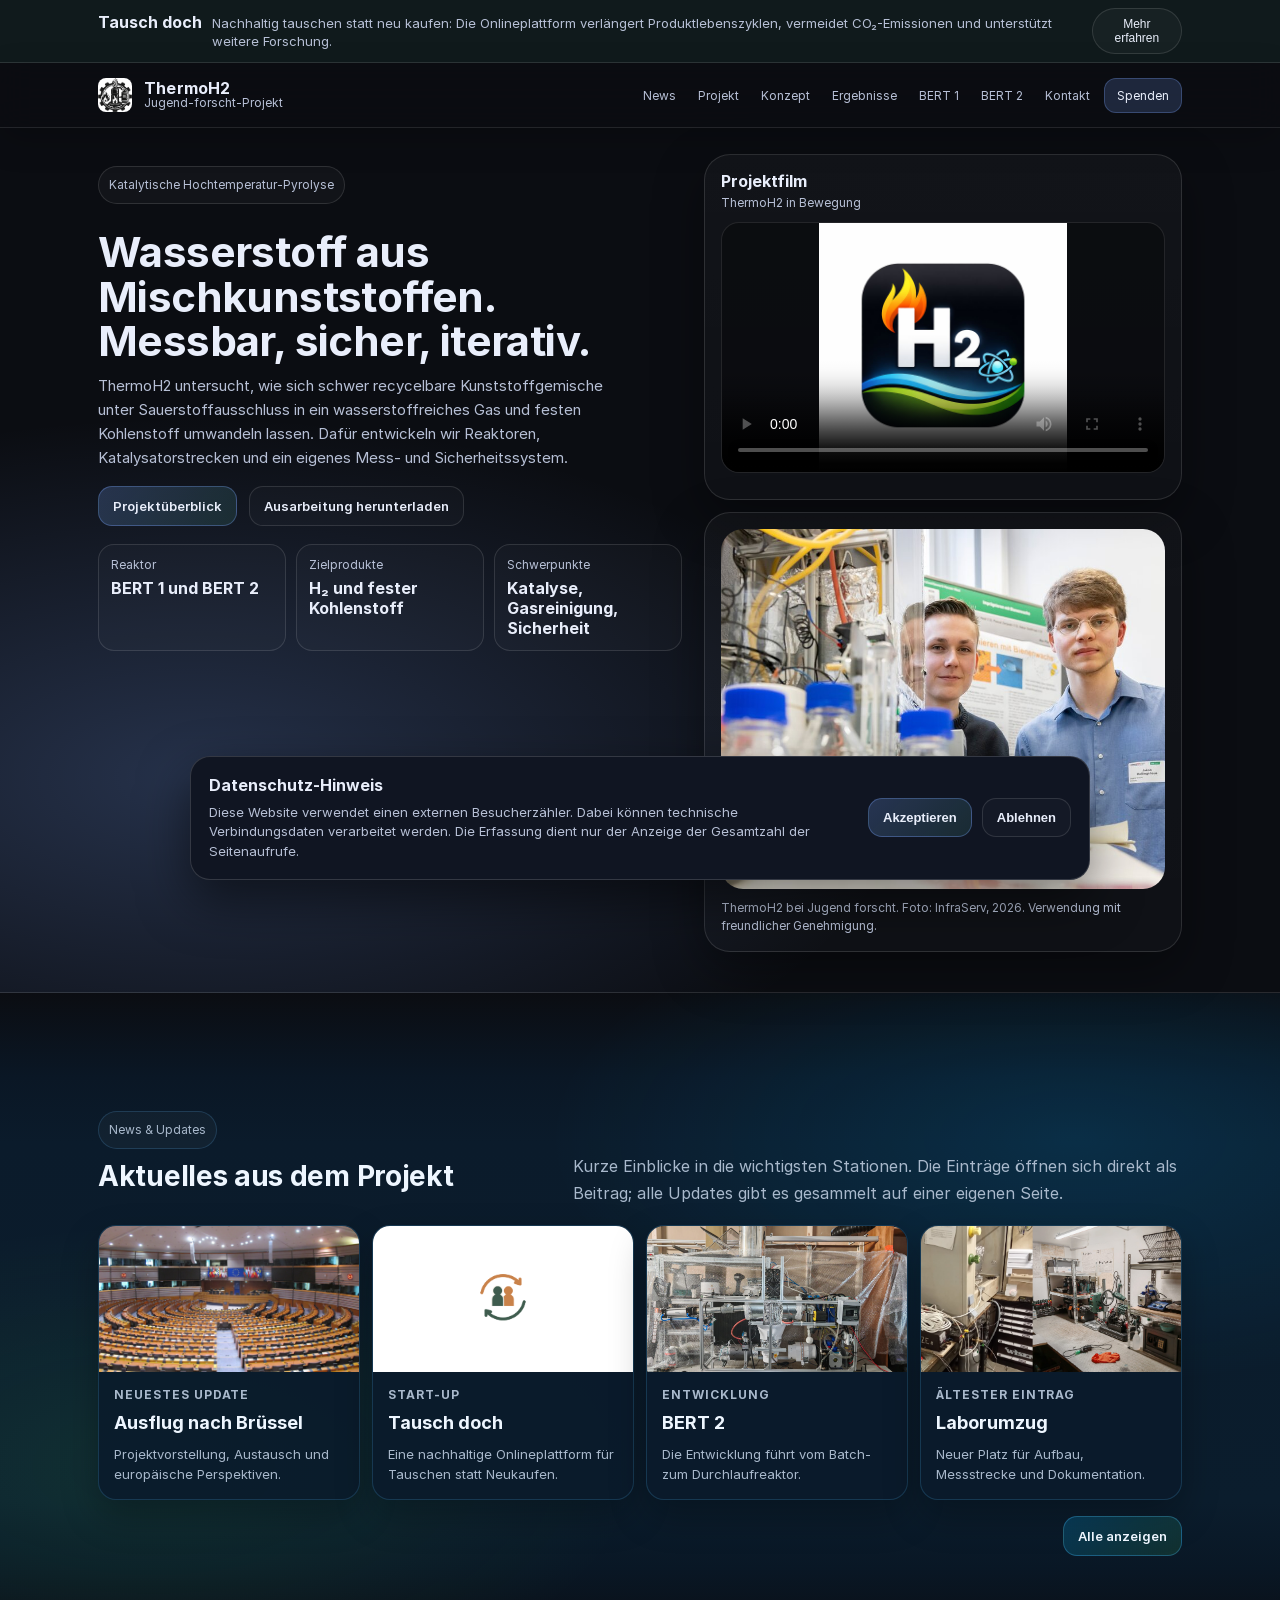
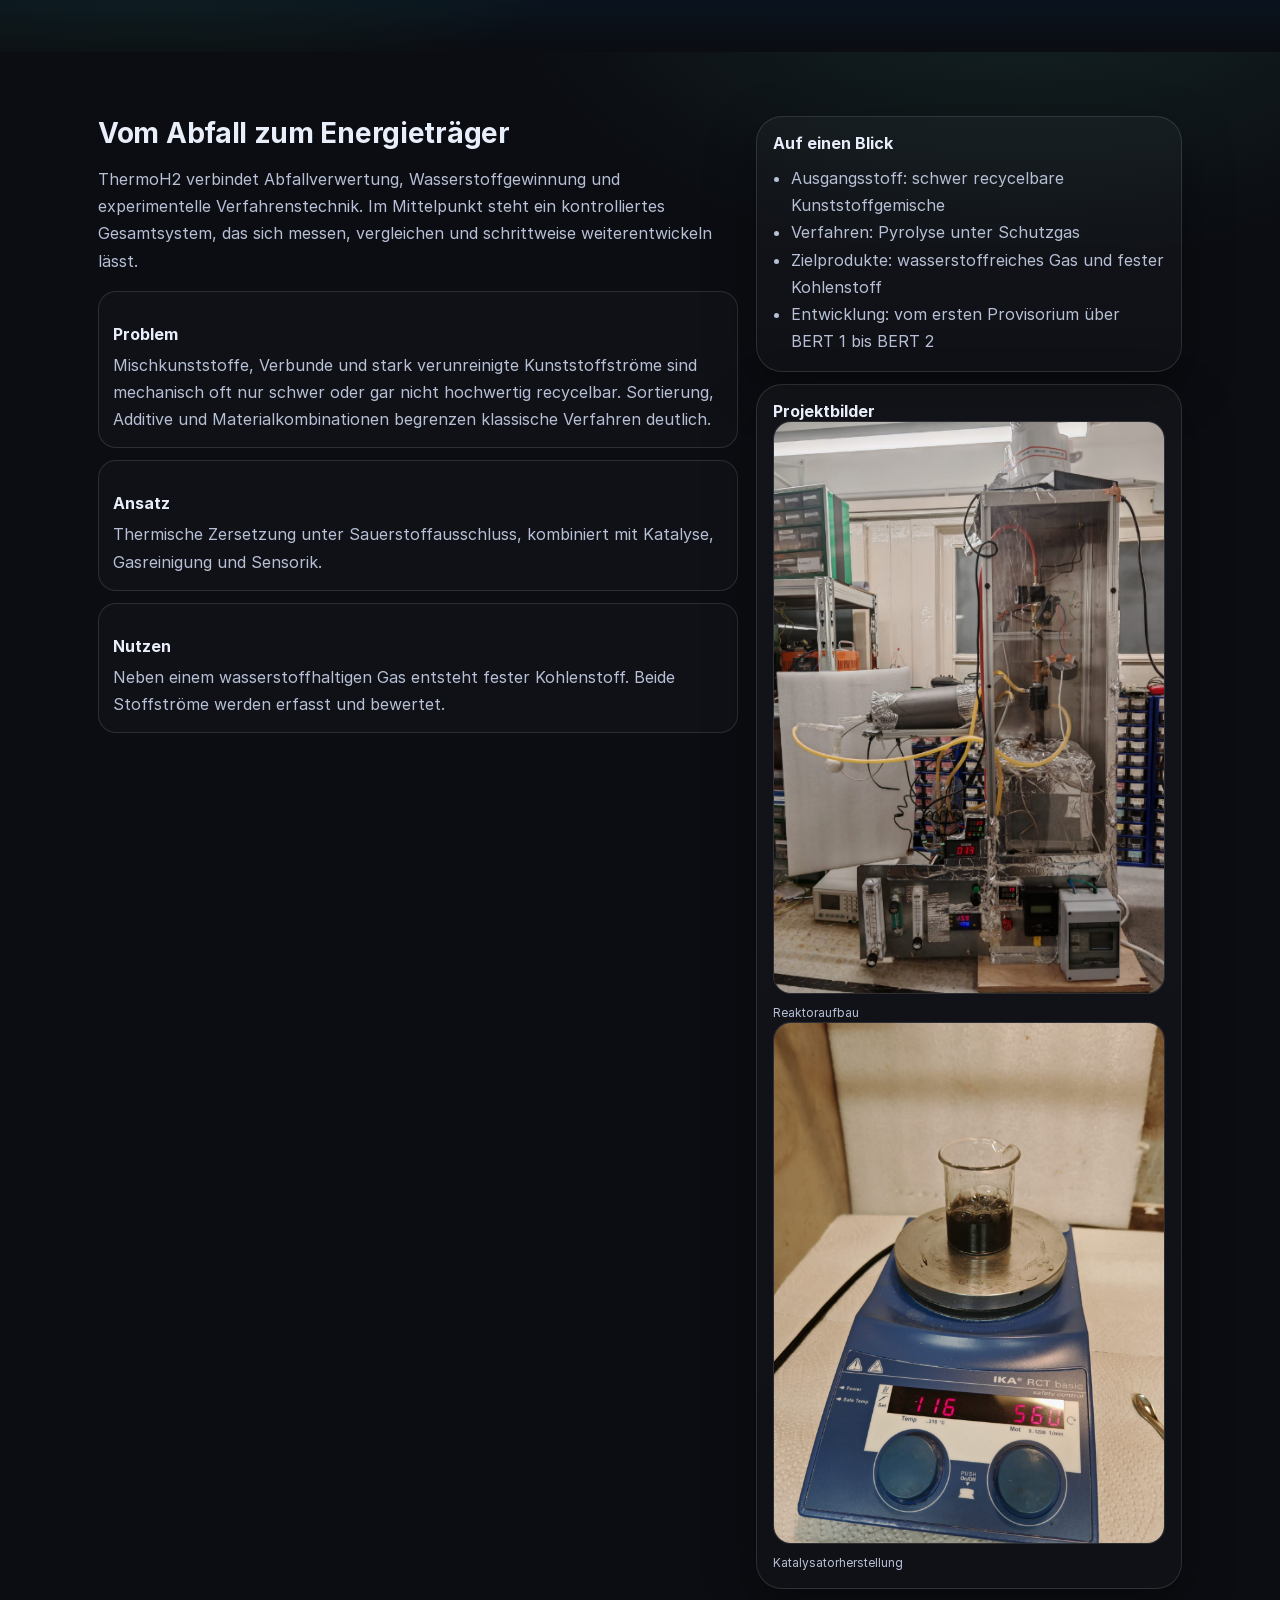
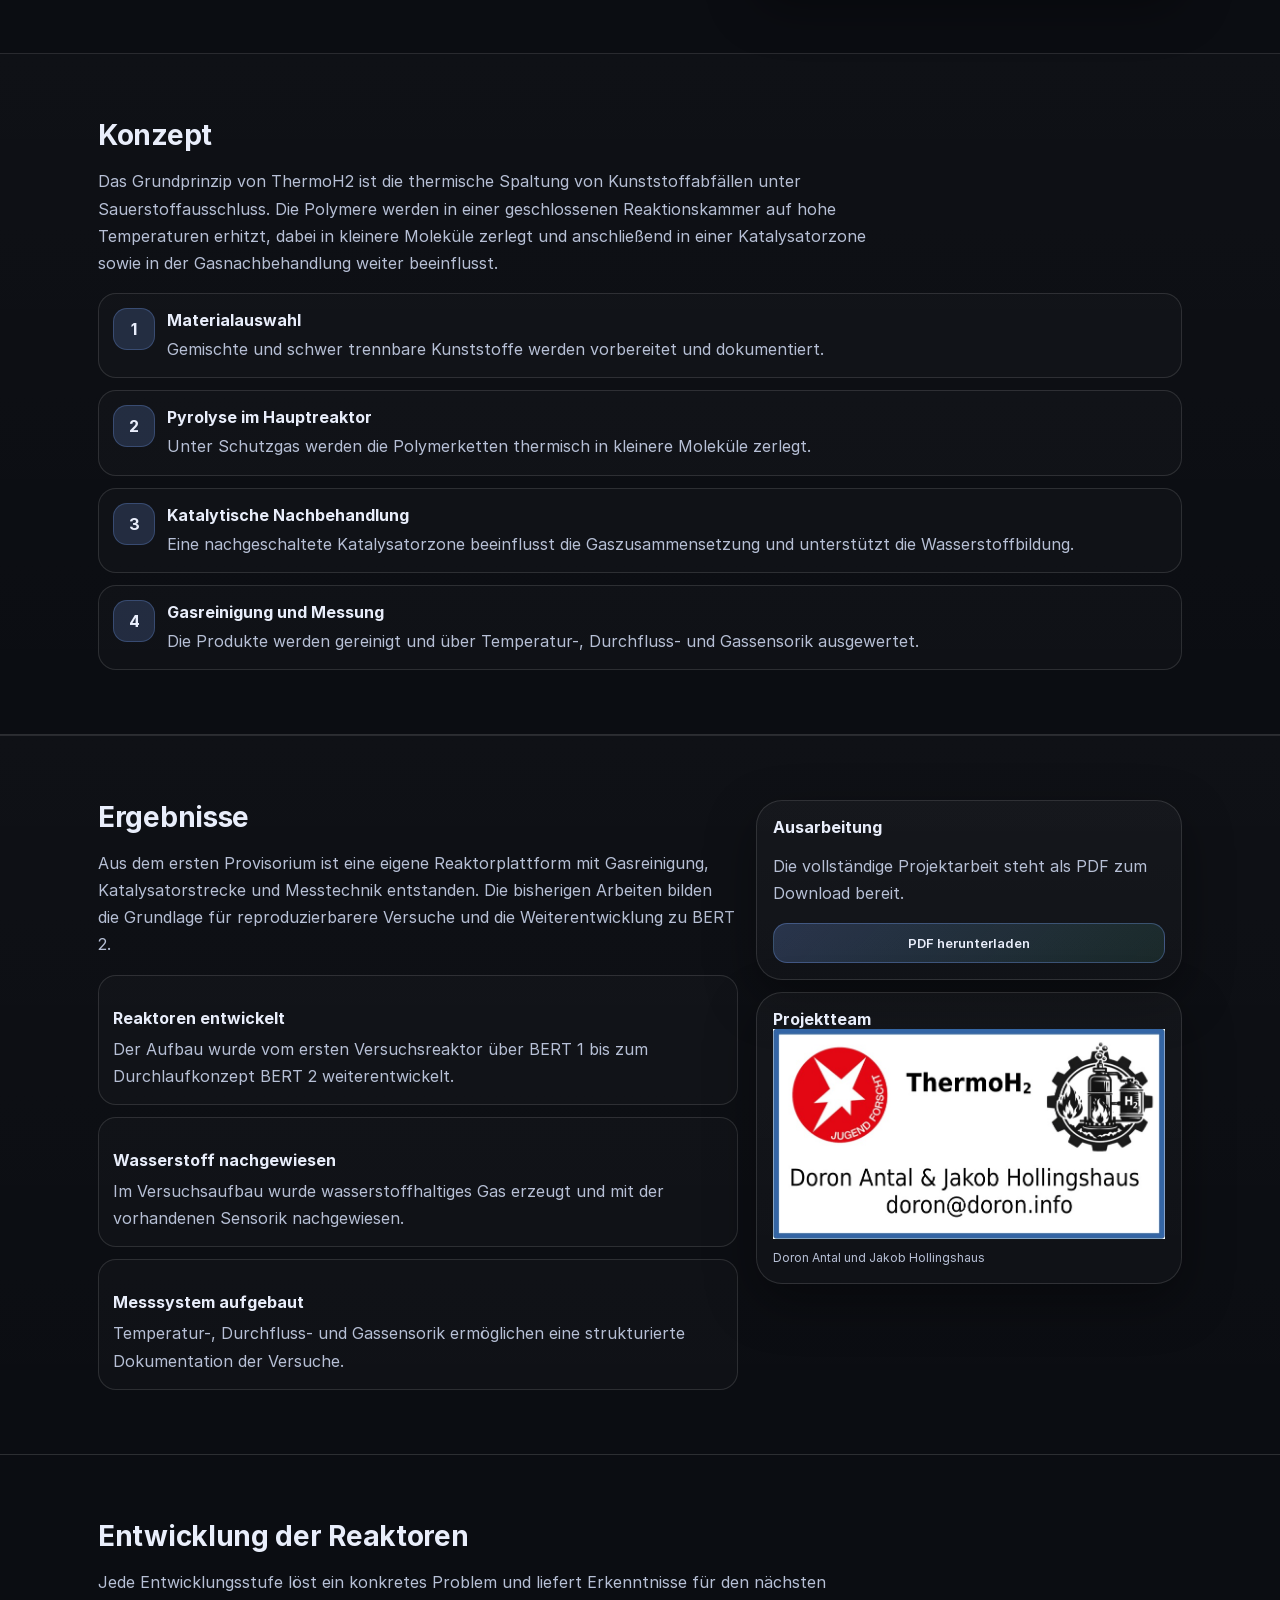
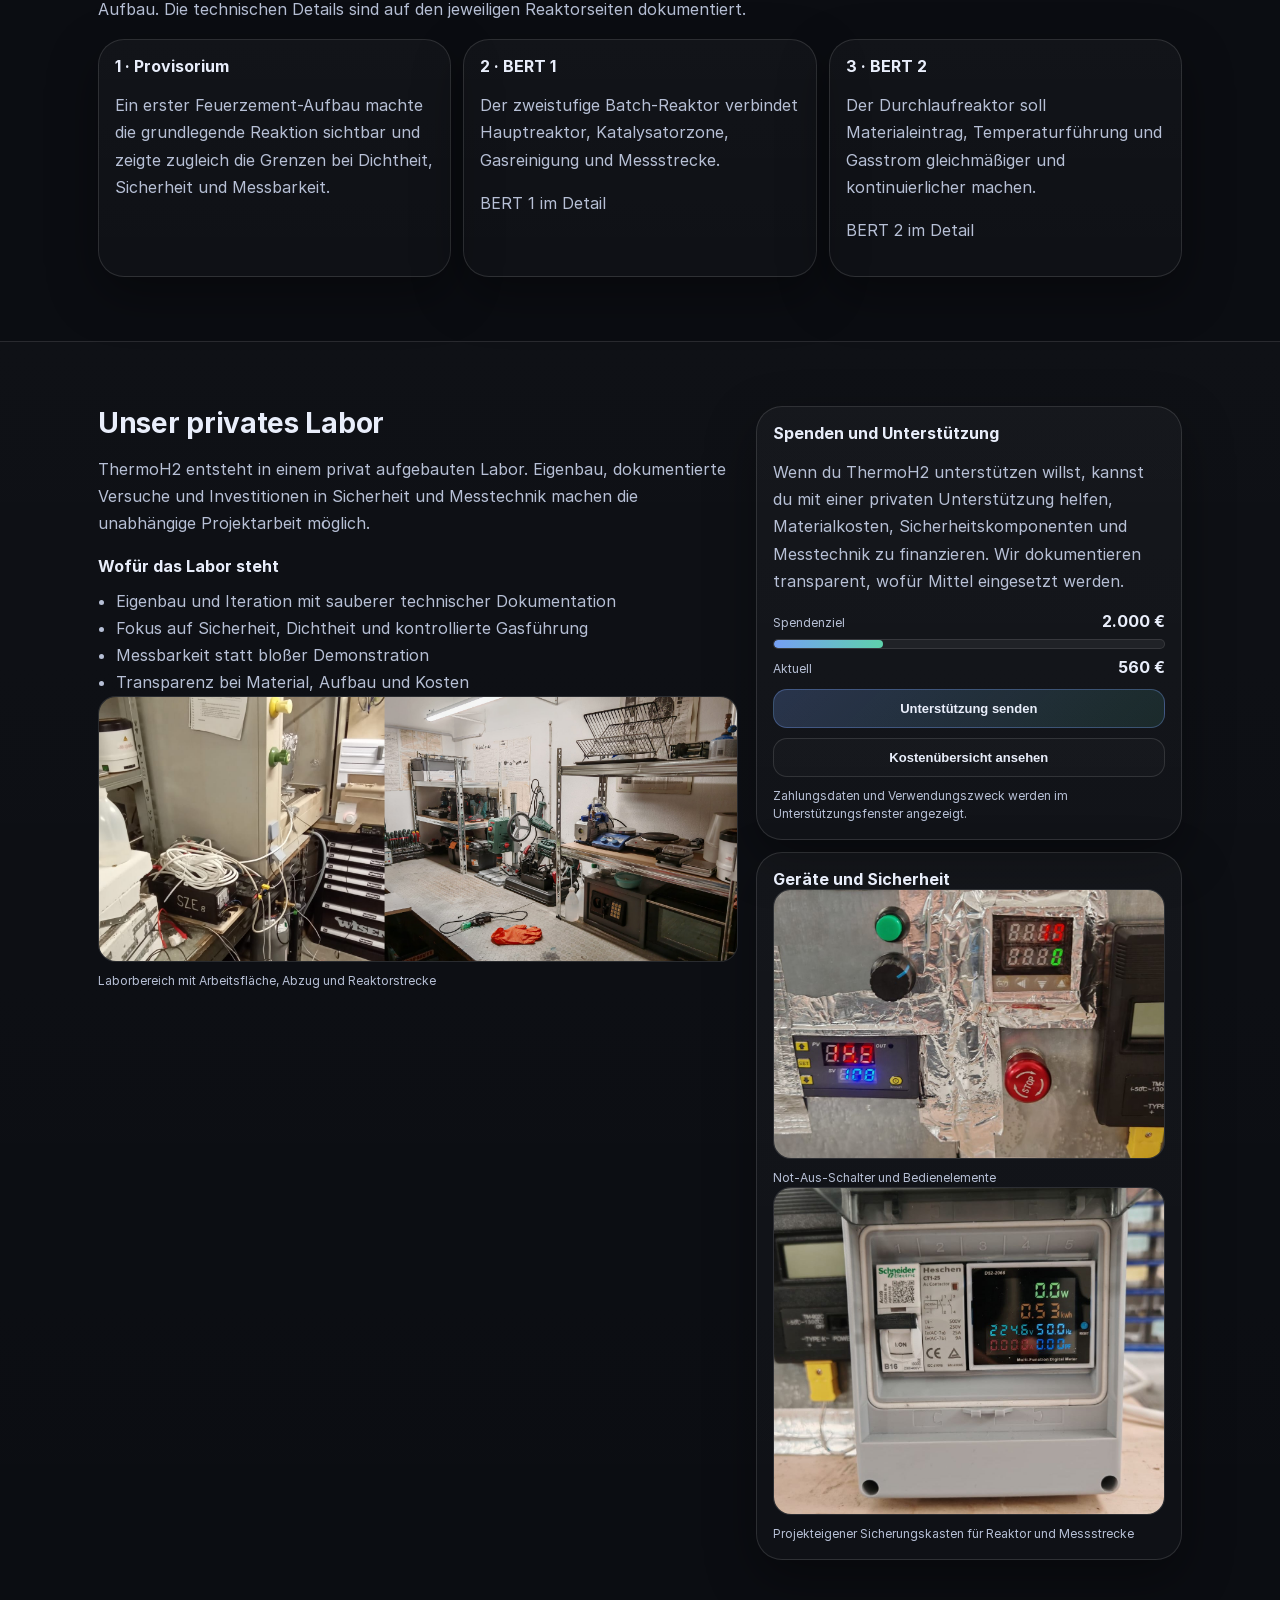
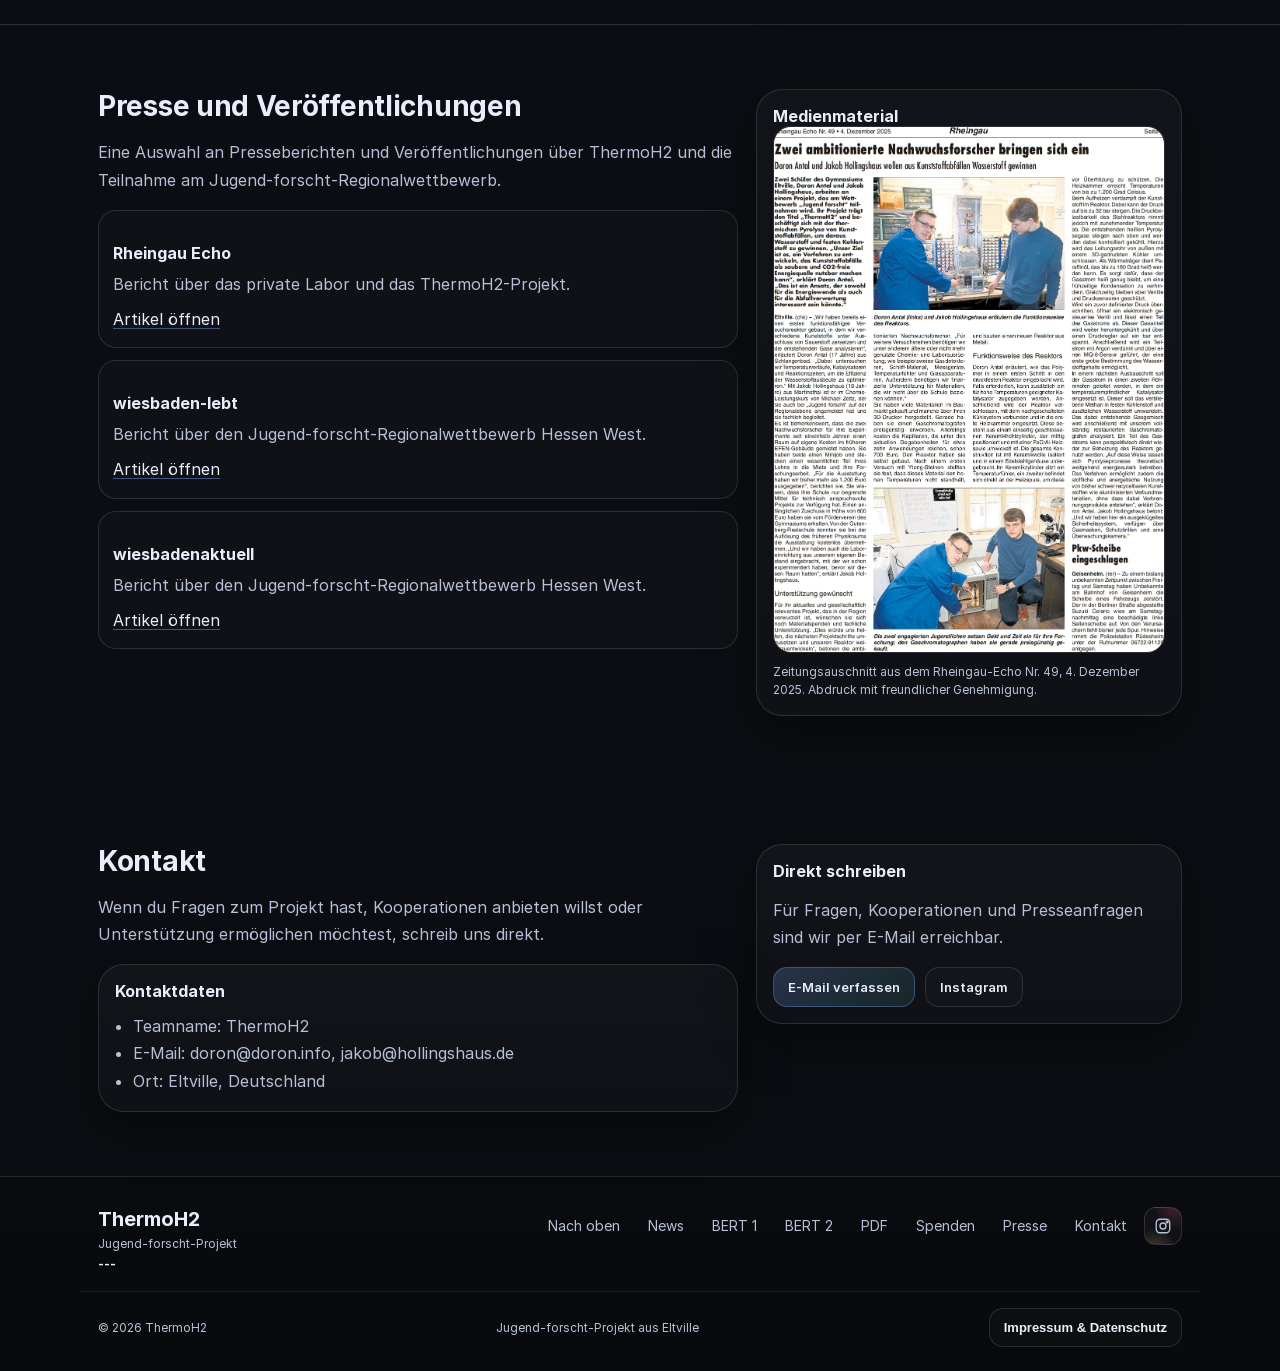
<file: index.html>
<!doctype html>
<html lang="de">
  <head>
    <meta charset="utf-8" />
    <meta name="viewport" content="width=device-width, initial-scale=1" />
    <title>ThermoH2 | Jugend forscht</title>
    <meta name="description" content="ThermoH2: Katalytische Hochtemperatur-Pyrolyse gemischter Kunststoffe zur Erzeugung von Wasserstoff und festem Kohlenstoff. Projektüberblick, Ergebnisse, Reaktoren, Presse und Kontakt." />
    <link rel="stylesheet" href="style.css" />
    <link rel="icon" type="image/png" href="assets/favicon.png" />
  </head>

  <body>
    <div id="cookieBanner" class="cookie-banner">
      <div class="cookie-content">
        <div>
          <strong>Datenschutz-Hinweis</strong>
          <p>
           Diese Website verwendet einen externen Besucherzähler. Dabei können technische Verbindungsdaten verarbeitet werden.
            Die Erfassung dient nur der Anzeige der Gesamtzahl der Seitenaufrufe.
          </p>
        </div>

        <div class="cookie-buttons">
          <button id="acceptCounter" class="button primary" type="button">
           Akzeptieren
          </button>
          <button id="declineCounter" class="button ghost" type="button">
           Ablehnen
          </button>
        </div>
      </div>
    </div>
    <a class="skip" href="#main">Zum Inhalt</a>

    <section class="top-campaign" aria-label="Tausch doch">
      <div class="container top-campaign-inner">
        <div>
          <strong>Tausch doch</strong>
          <span>Nachhaltig tauschen statt neu kaufen: Die Onlineplattform verlängert Produktlebenszyklen, vermeidet CO₂-Emissionen und unterstützt weitere Forschung.</span>
        </div>
        <button class="chip" type="button" data-news-open="tauschdoch">Mehr erfahren</button>
      </div>
    </section>

    <div class="site-nav-sticky" id="top">
      <div class="container nav">
        <a class="brand" href="#top" aria-label="ThermoH2 Start">
          <img src="assets/TH2.png" alt="ThermoH2 Logo" class="brand-logo" />
          <span class="brand-text">
            <span class="brand-name">ThermoH2</span>
            <span class="brand-sub">Jugend-forscht-Projekt</span>
          </span>
        </a>

        <button class="nav-toggle" type="button" aria-label="Menü öffnen" aria-expanded="false" aria-controls="navlinks">
          <span class="nav-toggle-line"></span>
          <span class="nav-toggle-line"></span>
          <span class="nav-toggle-line"></span>
        </button>

        <nav class="nav-shell" aria-label="Hauptnavigation">
          <div class="navlinks nav-main" id="navlinks">
            <a href="#news">News</a>
            <a href="#projekt">Projekt</a>
            <a href="#konzept">Konzept</a>
            <a href="#ergebnisse">Ergebnisse</a>
            <a href="bert1.html">BERT 1</a>
            <a href="bert2.html">BERT 2</a>
            <a href="#kontakt">Kontakt</a>
            <a class="cta" href="#spenden">Spenden</a>
          </div>
        </nav>
      </div>
    </div>

    <header class="site-header">
      <div class="container hero">
        <div class="hero-left">
          <p class="kicker">Katalytische Hochtemperatur-Pyrolyse</p>
          <h1>Wasserstoff aus Mischkunststoffen. Messbar, sicher, iterativ.</h1>
          <p class="lead">
            ThermoH2 untersucht, wie sich schwer recycelbare Kunststoffgemische unter Sauerstoffausschluss in ein wasserstoffreiches Gas und festen Kohlenstoff umwandeln lassen. Dafür entwickeln wir Reaktoren, Katalysatorstrecken und ein eigenes Mess- und Sicherheitssystem.
          </p>

          <div class="hero-actions">
            <a class="button primary" href="#konzept">Projektüberblick</a>
            <a class="button ghost" href="#download">Ausarbeitung herunterladen</a>
          </div>

          <div class="hero-facts" role="list">
            <div class="fact" role="listitem">
              <div class="fact-top">Reaktor</div>
              <div class="fact-bottom">BERT 1 und BERT 2</div>
            </div>
            <div class="fact" role="listitem">
              <div class="fact-top">Zielprodukte</div>
              <div class="fact-bottom">H₂ und fester Kohlenstoff</div>
            </div>
            <div class="fact" role="listitem">
              <div class="fact-top">Schwerpunkte</div>
              <div class="fact-bottom">Katalyse, Gasreinigung, Sicherheit</div>
            </div>
          </div>
        </div>

        <div class="hero-right">
          <div class="card media-card">
            <div class="card-head">
              <div>
                <div class="card-title">Projektfilm</div>
                <div class="card-sub">ThermoH2 in Bewegung</div>
              </div>
            </div>

            <div class="video-wrap" data-mode="file" id="videoWrap">
              <video class="video" controls preload="metadata" poster="assets/hero-poster.jpg">
                <source src="assets/thermoh2.mp4" type="video/mp4" />
                Dein Browser unterstützt das Video-Tag nicht.
              </video>
            </div>

            <div class="hint">
              
            </div>
          </div>

          <div class="card image-card">
            <figure>
              <img src="assets/jufo.jpg" alt="ThermoH2 bei Jugend forscht" class="hero-image zoomable" />
              <figcaption class="hint">ThermoH2 bei Jugend forscht. Foto: InfraServ, 2026. Verwendung mit freundlicher Genehmigung.</figcaption>
            </figure>
          </div>
        </div>
      </div>
    </header>

    <main id="main">
      <section class="section news-section" id="news" aria-labelledby="newsTitle">
        <div class="container">
          <div class="news-head">
            <div>
              <p class="kicker">News &amp; Updates</p>
              <h2 id="newsTitle">Aktuelles aus dem Projekt</h2>
            </div>
            <p class="section-lead">
              Kurze Einblicke in die wichtigsten Stationen. Die Einträge öffnen sich direkt als Beitrag; alle Updates gibt es gesammelt auf einer eigenen Seite.
            </p>
          </div>

          <div class="news-preview-row" aria-label="Aktuelle News">
            <button class="news-preview-card" type="button" data-news-open="bruessel">
              <img src="assets/Brüssel.JPG" alt="ThermoH2 beim Ausflug nach Brüssel" data-fallback-image>
              <span class="news-preview-body">
                <span class="news-label">Neuestes Update</span>
                <strong>Ausflug nach Brüssel</strong>
                <span>Projektvorstellung, Austausch und europäische Perspektiven.</span>
              </span>
            </button>
            <button class="news-preview-card" type="button" data-news-open="tauschdoch">
              <img src="assets/tausch_doch_logo.png" alt="Logo des Start-ups Tausch doch" class="news-preview-logo" data-fallback-image>
              <span class="news-preview-body">
                <span class="news-label">Start-up</span>
                <strong>Tausch doch</strong>
                <span>Eine nachhaltige Onlineplattform für Tauschen statt Neukaufen.</span>
              </span>
            </button>
            <button class="news-preview-card" type="button" data-news-open="bert2">
              <img src="assets/Bert2.jpg" alt="BERT 2 Reaktor" data-fallback-image>
              <span class="news-preview-body">
                <span class="news-label">Entwicklung</span>
                <strong>BERT 2</strong>
                <span>Die Entwicklung führt vom Batch- zum Durchlaufreaktor.</span>
              </span>
            </button>
            <button class="news-preview-card" type="button" data-news-open="laborumzug">
              <img src="assets/Labor.png" alt="Laborbereich von ThermoH2" data-fallback-image>
              <span class="news-preview-body">
                <span class="news-label">Ältester Eintrag</span>
                <strong>Laborumzug</strong>
                <span>Neuer Platz für Aufbau, Messstrecke und Dokumentation.</span>
              </span>
            </button>
          </div>

          <div class="news-actions">
            <a class="button primary" href="news.html">Alle anzeigen</a>
          </div>
        </div>
      </section>

      <section class="section" id="projekt">
        <div class="container grid2">
          <div>
            <h2>Vom Abfall zum Energieträger</h2>
            <p>
              ThermoH2 verbindet Abfallverwertung, Wasserstoffgewinnung und experimentelle Verfahrenstechnik. Im Mittelpunkt steht ein kontrolliertes Gesamtsystem, das sich messen, vergleichen und schrittweise weiterentwickeln lässt.
            </p>

            <div class="cards">
              <div class="mini-card">
                <h3>Problem</h3>
                <p>Mischkunststoffe, Verbunde und stark verunreinigte Kunststoffströme sind mechanisch oft nur schwer oder gar nicht hochwertig recycelbar. Sortierung, Additive und Materialkombinationen begrenzen klassische Verfahren deutlich.</p>
              </div>
              <div class="mini-card">
                <h3>Ansatz</h3>
                <p>Thermische Zersetzung unter Sauerstoffausschluss, kombiniert mit Katalyse, Gasreinigung und Sensorik.</p>
              </div>
              <div class="mini-card">
                <h3>Nutzen</h3>
                <p>Neben einem wasserstoffhaltigen Gas entsteht fester Kohlenstoff. Beide Stoffströme werden erfasst und bewertet.</p>
              </div>
            </div>
          </div>

          <aside class="sidebar">
            <div class="card">
              <div class="card-title">Auf einen Blick</div>
              <ul class="list">
                <li>Ausgangsstoff: schwer recycelbare Kunststoffgemische</li>
                <li>Verfahren: Pyrolyse unter Schutzgas</li>
                <li>Zielprodukte: wasserstoffreiches Gas und fester Kohlenstoff</li>
                <li>Entwicklung: vom ersten Provisorium über BERT 1 bis BERT 2</li>
              </ul>
            </div>

            <div class="card">
              <div class="card-title">Projektbilder</div>
              <figure>
                <img src="assets/Aufbau.png" alt="Reaktoraufbau" class="content-image small zoomable">
                <figcaption>Reaktoraufbau</figcaption>
              </figure>
              <figure>
                <img src="assets/Katalysator.jpg" alt="Katalysatorherstellung" class="content-image small zoomable">
                <figcaption>Katalysatorherstellung</figcaption>
              </figure>
            </div>
          </aside>
        </div>
      </section>

      <section class="section alt" id="konzept">
        <div class="container">
          <h2>Konzept</h2>
          <p class="section-lead">
            Das Grundprinzip von ThermoH2 ist die thermische Spaltung von Kunststoffabfällen unter Sauerstoffausschluss. Die Polymere werden in einer geschlossenen Reaktionskammer auf hohe Temperaturen erhitzt, dabei in kleinere Moleküle zerlegt und anschließend in einer Katalysatorzone sowie in der Gasnachbehandlung weiter beeinflusst.
          </p>

          <div class="flow">
            <div class="flow-step">
              <div class="flow-num">1</div>
              <div class="flow-body">
                <h3>Materialauswahl</h3>
                <p>Gemischte und schwer trennbare Kunststoffe werden vorbereitet und dokumentiert.</p>
              </div>
            </div>

            <div class="flow-step">
              <div class="flow-num">2</div>
              <div class="flow-body">
                <h3>Pyrolyse im Hauptreaktor</h3>
                <p>Unter Schutzgas werden die Polymerketten thermisch in kleinere Moleküle zerlegt.</p>
              </div>
            </div>

            <div class="flow-step">
              <div class="flow-num">3</div>
              <div class="flow-body">
                <h3>Katalytische Nachbehandlung</h3>
                <p>Eine nachgeschaltete Katalysatorzone beeinflusst die Gaszusammensetzung und unterstützt die Wasserstoffbildung.</p>
              </div>
            </div>

            <div class="flow-step">
              <div class="flow-num">4</div>
              <div class="flow-body">
                <h3>Gasreinigung und Messung</h3>
                <p>Die Produkte werden gereinigt und über Temperatur-, Durchfluss- und Gassensorik ausgewertet.</p>
              </div>
            </div>
          </div>

        </div>
      </section>

      <section class="section alt" id="ergebnisse">
        <div class="container grid2">
          <div>
            <h2>Ergebnisse</h2>
            <p>
              Aus dem ersten Provisorium ist eine eigene Reaktorplattform mit Gasreinigung, Katalysatorstrecke und Messtechnik entstanden. Die bisherigen Arbeiten bilden die Grundlage für reproduzierbarere Versuche und die Weiterentwicklung zu BERT 2.
            </p>

            <div class="cards">
              <div class="mini-card">
                <h3>Reaktoren entwickelt</h3>
                <p>Der Aufbau wurde vom ersten Versuchsreaktor über BERT 1 bis zum Durchlaufkonzept BERT 2 weiterentwickelt.</p>
              </div>
              <div class="mini-card">
                <h3>Wasserstoff nachgewiesen</h3>
                <p>Im Versuchsaufbau wurde wasserstoffhaltiges Gas erzeugt und mit der vorhandenen Sensorik nachgewiesen.</p>
              </div>
              <div class="mini-card">
                <h3>Messsystem aufgebaut</h3>
                <p>Temperatur-, Durchfluss- und Gassensorik ermöglichen eine strukturierte Dokumentation der Versuche.</p>
              </div>
            </div>
          </div>

          <aside class="sidebar">
            <div class="card" id="download">
              <div class="card-title">Ausarbeitung</div>
              <p>Die vollständige Projektarbeit steht als PDF zum Download bereit.</p>
              <a class="button primary full" href="assets/ThermoH2_Ausarbeitung.pdf" download>PDF herunterladen</a>
            </div>

            <div class="card">
              <div class="card-title">Projektteam</div>
              <figure>
                <img src="assets/Visite.jpeg" alt="ThermoH2-Teamkarte von Doron Antal und Jakob Hollingshaus" class="zoomable">
                <figcaption>Doron Antal und Jakob Hollingshaus</figcaption>
              </figure>
            </div>
          </aside>
        </div>
      </section>

      <section class="section" id="weiterentwicklung">
        <div class="container">
          <h2>Entwicklung der Reaktoren</h2>
          <p class="section-lead">
            Jede Entwicklungsstufe löst ein konkretes Problem und liefert Erkenntnisse für den nächsten Aufbau. Die technischen Details sind auf den jeweiligen Reaktorseiten dokumentiert.
          </p>

          <div class="cards cols3">
            <div class="card">
              <div class="card-title">1 · Provisorium</div>
              <p>Ein erster Feuerzement-Aufbau machte die grundlegende Reaktion sichtbar und zeigte zugleich die Grenzen bei Dichtheit, Sicherheit und Messbarkeit.</p>
            </div>
            <div class="card">
              <div class="card-title">2 · BERT 1</div>
              <p>Der zweistufige Batch-Reaktor verbindet Hauptreaktor, Katalysatorzone, Gasreinigung und Messstrecke.</p>
              <p><a href="bert1.html">BERT 1 im Detail</a></p>
            </div>
            <div class="card">
              <div class="card-title">3 · BERT 2</div>
              <p>Der Durchlaufreaktor soll Materialeintrag, Temperaturführung und Gasstrom gleichmäßiger und kontinuierlicher machen.</p>
              <p><a href="bert2.html">BERT 2 im Detail</a></p>
            </div>
          </div>
        </div>
      </section>

      <section class="section alt" id="labor">
        <div class="container grid2">
          <div>
            <h2>Unser privates Labor</h2>
            <p>
              ThermoH2 entsteht in einem privat aufgebauten Labor. Eigenbau, dokumentierte Versuche und Investitionen in Sicherheit und Messtechnik machen die unabhängige Projektarbeit möglich.
            </p>

            <h3>Wofür das Labor steht</h3>
            <ul class="list">
              <li>Eigenbau und Iteration mit sauberer technischer Dokumentation</li>
              <li>Fokus auf Sicherheit, Dichtheit und kontrollierte Gasführung</li>
              <li>Messbarkeit statt bloßer Demonstration</li>
              <li>Transparenz bei Material, Aufbau und Kosten</li>
            </ul>

            <figure>
              <img src="assets/Labor.png" alt="Labor" class="content-image small zoomable">
              <figcaption>Laborbereich mit Arbeitsfläche, Abzug und Reaktorstrecke</figcaption>
            </figure>
          </div>

          <aside class="sidebar">
            <div class="card" id="spenden">
              <div class="card-title">Spenden und Unterstützung</div>
              <p>
                Wenn du ThermoH2 unterstützen willst, kannst du mit einer privaten Unterstützung helfen, Materialkosten, Sicherheitskomponenten und Messtechnik zu finanzieren. Wir dokumentieren transparent, wofür Mittel eingesetzt werden.
              </p>

              <div class="donation-box">
                <div class="donation-row">
                  <div class="donation-label">Spendenziel</div>
                  <div class="donation-value" id="goalValue">2.000 €</div>
                </div>
                <div class="progress" aria-label="Spendenfortschritt">
                  <div class="progress-bar" id="progressBar" style="width: 22%"></div>
                </div>
                <div class="donation-row">
                  <div class="donation-label">Aktuell</div>
                  <div class="donation-value" id="currentValue">560 €</div>
                </div>

                <div class="donation-actions">
                  <button class="button primary full" type="button" id="donateOpen">
                    Unterstützung senden
                  </button>
                  <button class="button ghost full" type="button" id="openCosts">Kostenübersicht ansehen</button>
                </div>

                <div class="hint">
                  Zahlungsdaten und Verwendungszweck werden im Unterstützungsfenster angezeigt.
                </div>
              </div>
            </div>

            <div class="card">
              <div class="card-title">Geräte und Sicherheit</div>
              <figure>
                <img src="assets/Notaus.jpg" alt="Notaus" class="content-image small zoomable">
                <figcaption>Not-Aus-Schalter und Bedienelemente</figcaption>
              </figure>
              <figure>
                <img src="assets/Sicherung.jpg" alt="Sicherung" class="content-image small zoomable">
                <figcaption>Projekteigener Sicherungskasten für Reaktor und Messstrecke</figcaption>
              </figure>
            </div>
          </aside>
        </div>
      </section>

      <section class="section" id="presse">
        <div class="container grid2">
          <div>
            <h2>Presse und Veröffentlichungen</h2>
            <p>
              Eine Auswahl an Presseberichten und Veröffentlichungen über ThermoH2 und die Teilnahme am Jugend-forscht-Regionalwettbewerb.
            </p>

            <div class="cards">
              <div class="mini-card">
                <h3>Rheingau Echo</h3>
                <p>Bericht über das private Labor und das ThermoH2-Projekt.</p>
                <p><a href="https://www.rheingau-echo.de/nachrichten/region/eltville/zwei-ambitionierte-nachwuchsforscher-bringen-id100642.html" target="_blank" rel="noopener noreferrer">Artikel öffnen</a></p>
              </div>

              <div class="mini-card">
                <h3>wiesbaden-lebt</h3>
                <p>Bericht über den Jugend-forscht-Regionalwettbewerb Hessen West.</p>
                <p><a href="https://wiesbaden-lebt.de/61-jahre-jugend-forscht-wiesbaden-kuert-seine-kluegsten-koepfe" target="_blank" rel="noopener noreferrer">Artikel öffnen</a></p>
              </div>

              <div class="mini-card">
                <h3>wiesbadenaktuell</h3>
                <p>Bericht über den Jugend-forscht-Regionalwettbewerb Hessen West.</p>
                <p><a href="https://wiesbadenaktuell.de/2026/02/23/junge-ideen-grosse-buehne-jugend-forscht-begeistert-im-industriepark-wiesbaden/" target="_blank" rel="noopener noreferrer">Artikel öffnen</a></p>
              </div>
            </div>
          </div>

          <aside class="sidebar">
            <div class="card">
              <div class="card-title">Medienmaterial</div>
              <figure>
                <img src="assets/Artikel.jpeg" alt="Zeitungsausschnitt" class="content-image small zoomable">
                <figcaption>Zeitungsauschnitt aus dem Rheingau-Echo Nr. 49, 4. Dezember 2025. Abdruck mit freundlicher Genehmigung.</figcaption>
              </figure>
            </div>
          </aside>
        </div>
      </section>

      <section class="section" id="kontakt">
        <div class="container grid2">
          <div>
            <h2>Kontakt</h2>
            <p>
              Wenn du Fragen zum Projekt hast, Kooperationen anbieten willst oder Unterstützung ermöglichen möchtest, schreib uns direkt.
            </p>

            <div class="card">
              <div class="card-title">Kontaktdaten</div>
              <ul class="list">
                <li>Teamname: ThermoH2</li>
                <li>E-Mail: <a href="mailto:doron@doron.info">doron@doron.info</a>, <a href="mailto:jakob@hollingshaus.de">jakob@hollingshaus.de</a></li>
                <li>Ort: Eltville, Deutschland</li>
              </ul>
            </div>
          </div>

          <aside class="sidebar">
            <div class="card">
              <div class="card-title">Direkt schreiben</div>
              <p>Für Fragen, Kooperationen und Presseanfragen sind wir per E-Mail erreichbar.</p>
              <div class="form-actions">
                <a class="button primary" href="mailto:doron@doron.info?cc=jakob@hollingshaus.de&amp;subject=ThermoH2%20Anfrage">E-Mail verfassen</a>
                <a class="button ghost" href="https://www.instagram.com/thermoh2_bert?igsh=MXZ2dWZjcm9sb3poZw==" target="_blank" rel="noopener noreferrer">Instagram</a>
              </div>
            </div>
          </aside>
        </div>
      </section>
    </main>

    <footer class="footer">
      <div class="container footer-inner">
        <div class="footer-brand-block">
          <div class="footer-brand">ThermoH2</div>
          <div class="footer-sub">Jugend-forscht-Projekt</div>
          <div class="footer-counter"><span id="visitorCount">---</span></div>
        </div>

        <div class="footer-links">
          <a href="#top">Nach oben</a>
          <a href="news.html">News</a>
          <a href="bert1.html">BERT 1</a>
          <a href="bert2.html">BERT 2</a>
          <a href="#download">PDF</a>
          <a href="#spenden">Spenden</a>
          <a href="#presse">Presse</a>
          <a href="#kontakt">Kontakt</a>
          <a class="social-link" href="https://www.instagram.com/thermoh2_bert?igsh=MXZ2dWZjcm9sb3poZw==" target="_blank" rel="noopener noreferrer" aria-label="ThermoH2 auf Instagram öffnen">
            <svg class="social-icon" viewBox="0 0 24 24" aria-hidden="true" focusable="false">
              <rect x="3" y="3" width="18" height="18" rx="5"></rect>
              <circle cx="12" cy="12" r="4"></circle>
              <circle cx="17.5" cy="6.5" r="1.1"></circle>
            </svg>
            <span class="sr-only">Instagram</span>
          </a>
        </div>
      </div>
      <div class="container footer-bottom">
        <div>© <span id="year"></span> ThermoH2</div>
        <div class="footer-note">Jugend-forscht-Projekt aus Eltville</div>
        <button id="legalOpen" class="button ghost">Impressum & Datenschutz</button>
      </div>
    </footer>

    <dialog class="modal" id="costModal" aria-label="Kostenübersicht">
      <div class="modal-head">
        <div>
          <div class="modal-title">Kostenübersicht</div>
          <div class="modal-sub">Ungefähre bisherige Ausgaben</div>
        </div>
        <button class="icon-btn" type="button" id="closeCosts" aria-label="Schließen">✕</button>
      </div>

      <div class="modal-body">
        <div class="cost-grid">
          <div class="cost-item">
            <div class="cost-name">Sensorik und Messstrecke</div>
            <div class="cost-value">200 €</div>
          </div>
          <div class="cost-item">
            <div class="cost-name">Reaktormaterial und Dichtungen</div>
            <div class="cost-value">700 €</div>
          </div>
          <div class="cost-item">
            <div class="cost-name">Katalysatoren und Träger</div>
            <div class="cost-value">160 €</div>
          </div>
          <div class="cost-item">
            <div class="cost-name">Sicherheitskomponenten</div>
            <div class="cost-value">250 €</div>
          </div>
          <div class="cost-item">
            <div class="cost-name">Verbrauchsmaterial</div>
            <div class="cost-value">250 €</div>
          </div>
        </div>

        <div class="note">Die Beträge sind gerundet und dienen der transparenten Einordnung der Projektkosten.</div>
      </div>
    </dialog>

    <dialog class="modal" id="donateModal" aria-label="Unterstützung">
      <div class="modal-head">
        <div>
          <div class="modal-title">Unterstützung für ThermoH2</div>
          <div class="modal-sub">Privat, ohne Spendenquittung</div>
        </div>
        <button class="icon-btn" type="button" id="donateClose" aria-label="Schließen">✕</button>
      </div>

      <div class="modal-body">
        <div class="cost-grid">
          <div class="cost-item">
            <div class="cost-name">PayPal</div>
            <div class="cost-value" id="ppValue">doronantal@gmail.com</div>
            <button class="button ghost full" type="button" data-copy="#ppValue">Kopieren</button>
          </div>

          <div class="cost-item">
            <div class="cost-name">Überweisung</div>
            <div class="cost-value" id="ibanValue">Jakob Immanuel Hollingshaus: DE85500319000013470731</div>
            <button class="button ghost full" type="button" data-copy="#ibanValue">Kopieren</button>
          </div>

          <div class="cost-item">
            <div class="cost-name">Verwendungszweck</div>
            <div class="cost-value" id="vzValue">ThermoH2 Labor</div>
            <button class="button ghost full" type="button" data-copy="#vzValue">Kopieren</button>
          </div>

          <div class="cost-item">
            <div class="cost-name">Hinweis</div>
            <div class="cost-value">Wir bitten um Verständnis, dass weder eine Gegenleistung erbracht wird, noch eine Spendenquittung ausgestellt werden kann.</div>
          </div>
        </div>

        <div class="note">
          Diese Unterstützung dient Material, Sicherheit und Messmitteln.
        </div>
      </div>
    </dialog>
    <dialog class="modal" id="legalModal">
      <div class="modal-head">
        <div>
          <div class="modal-title">Impressum & Datenschutz</div>
          <div class="modal-sub">Rechtliche Angaben zur Website</div>
        </div>
        <button class="icon-btn" id="legalClose">✕</button>
      </div>

      <div class="modal-body">

        <h3>Impressum</h3>
        <p>
          Angaben gemäß § 5 DDG<br>
          Jakob Hollingshaus<br>
          Doron Antal<br>
          Eltville, Deutschland
        </p>

       <p>
         Kontakt:<br>
         E-Mail: jakob@hollingshaus.de
       </p>

       <p>
         Verantwortlich für journalistisch-redaktionelle Inhalte gemäß § 18 Abs. 2 MStV:<br>
         Jakob Hollingshaus
       </p>

        <h3>Datenschutzerklärung</h3>
        <p>
          Diese Website dient der Darstellung des Jugend-forscht-Projekts ThermoH2.
          Beim Besuch der Seite können technische Zugriffsdaten durch den Hostinganbieter
          (GitHub Pages) automatisch gespeichert werden.
        </p>

        <p>
          Wenn Sie per E-Mail Kontakt aufnehmen, werden die übermittelten Daten
          ausschließlich zur Bearbeitung Ihrer Anfrage verwendet.
        </p>

        <p>
          Der externe Besucherzähler von VisitorBadge.io wird erst nach Ihrer Einwilligung geladen.
          Dabei können technische Verbindungsdaten an den Zählerdienst übermittelt werden.
          Bei einer Ablehnung wird keine Anfrage an den Dienst gesendet.
        </p>

        <p>
          Sie haben jederzeit das Recht auf Auskunft, Berichtigung oder Löschung
          Ihrer gespeicherten Daten.
        </p>

      </div>
    </dialog>

    <dialog class="modal news-modal" id="newsModal" aria-label="News Beitrag">
      <div class="modal-head">
        <div>
          <div class="modal-sub" id="newsModalMeta">News</div>
          <div class="modal-title" id="newsModalTitle">Beitrag</div>
        </div>
        <button class="icon-btn" type="button" id="newsModalClose" aria-label="Schließen">✕</button>
      </div>
      <div class="modal-body">
        <p id="newsModalIntro"></p>
        <div class="news-modal-gallery" id="newsModalGallery"></div>
        <div id="newsModalBody"></div>
      </div>
    </dialog>
    
    <div id="imageModal" class="img-modal">
      <span class="img-close">&times;</span>
      <img class="img-modal-content" id="imgModalContent">
    </div>

    <script src="script.js"></script>
  </body>

</html>
</file>
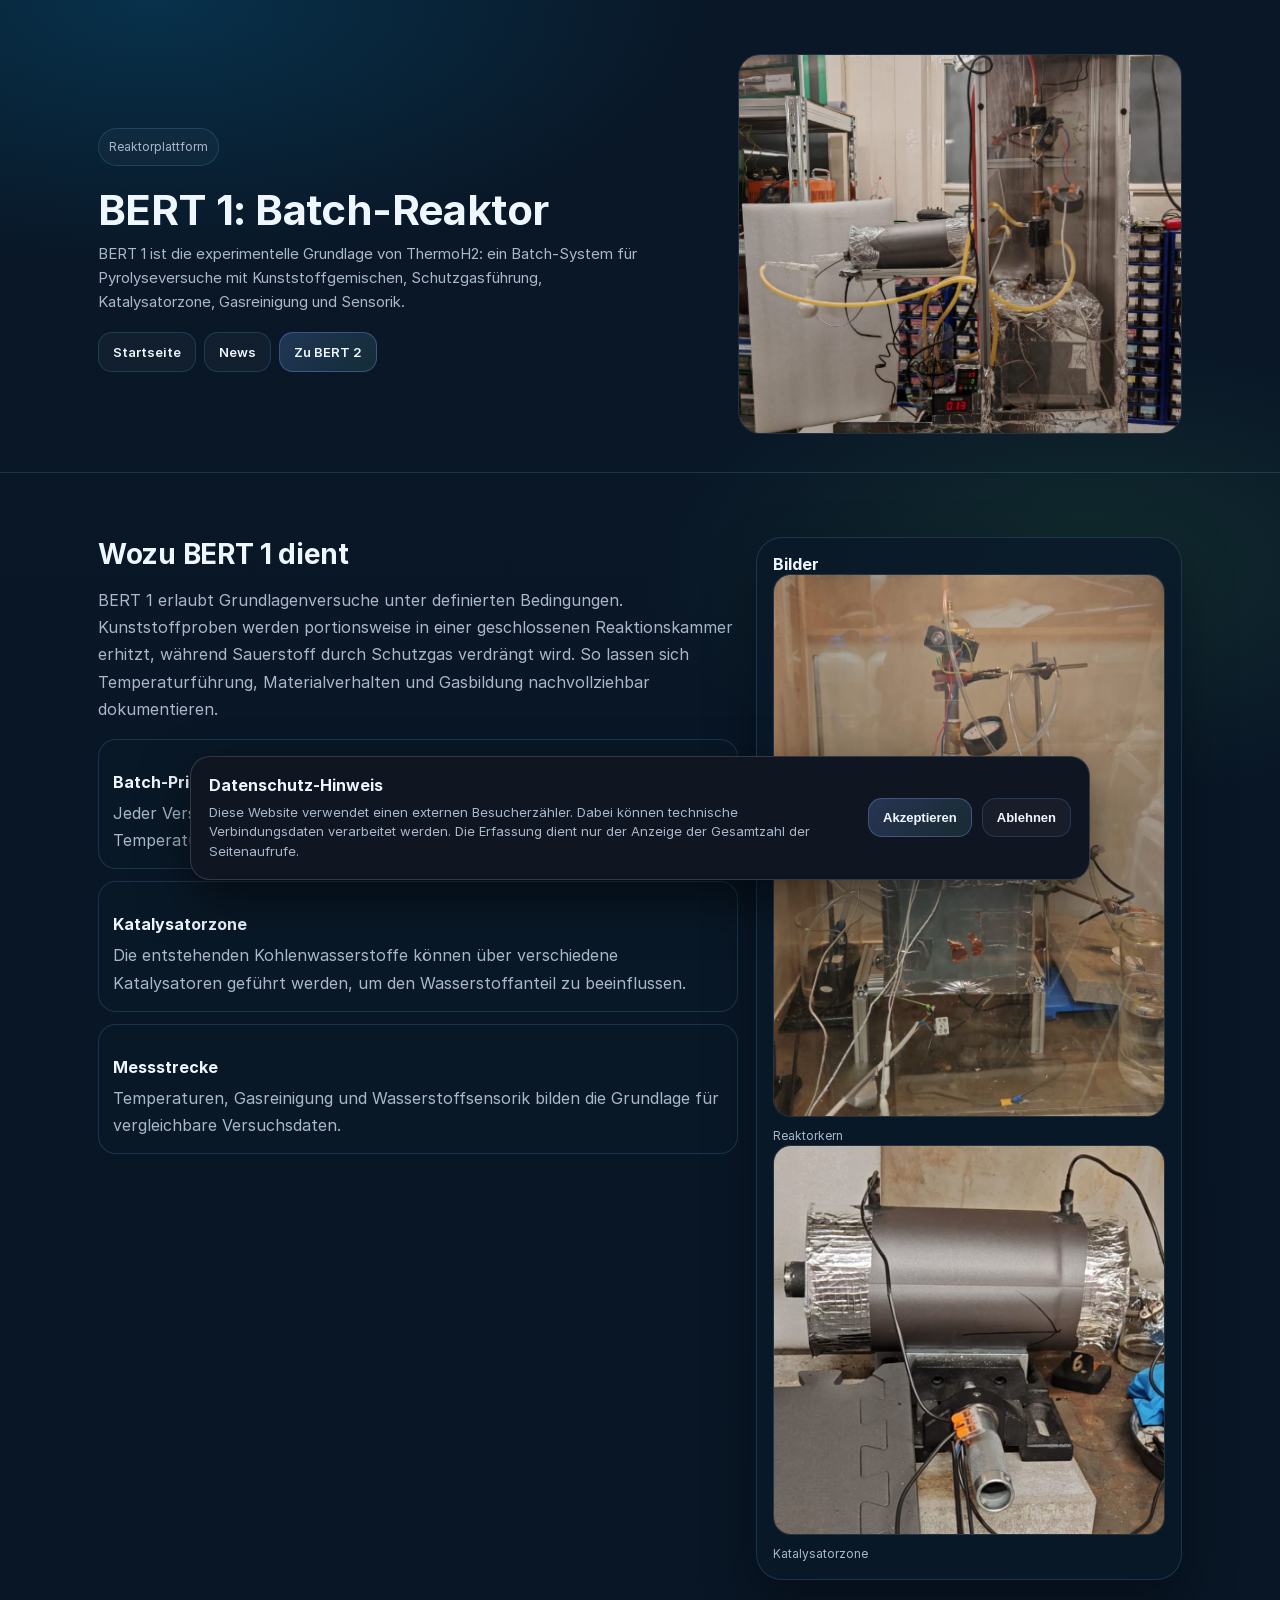
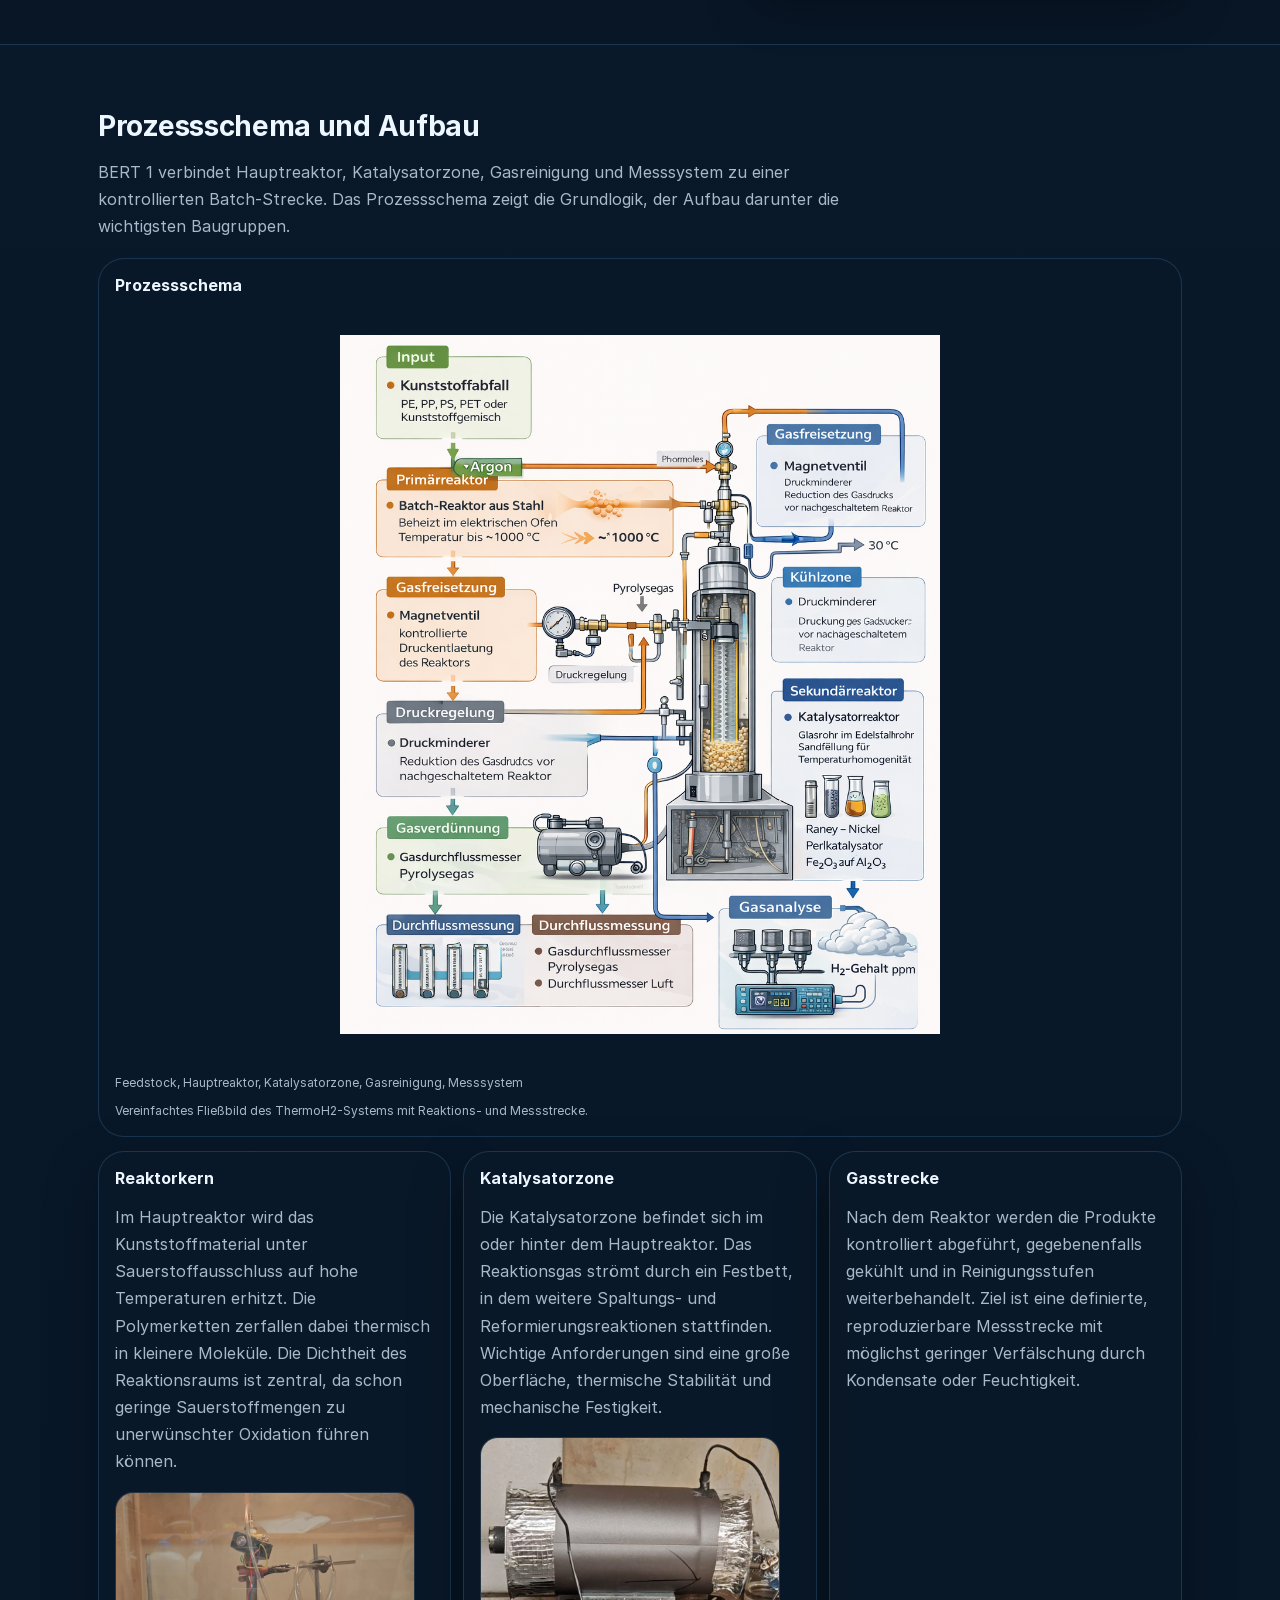
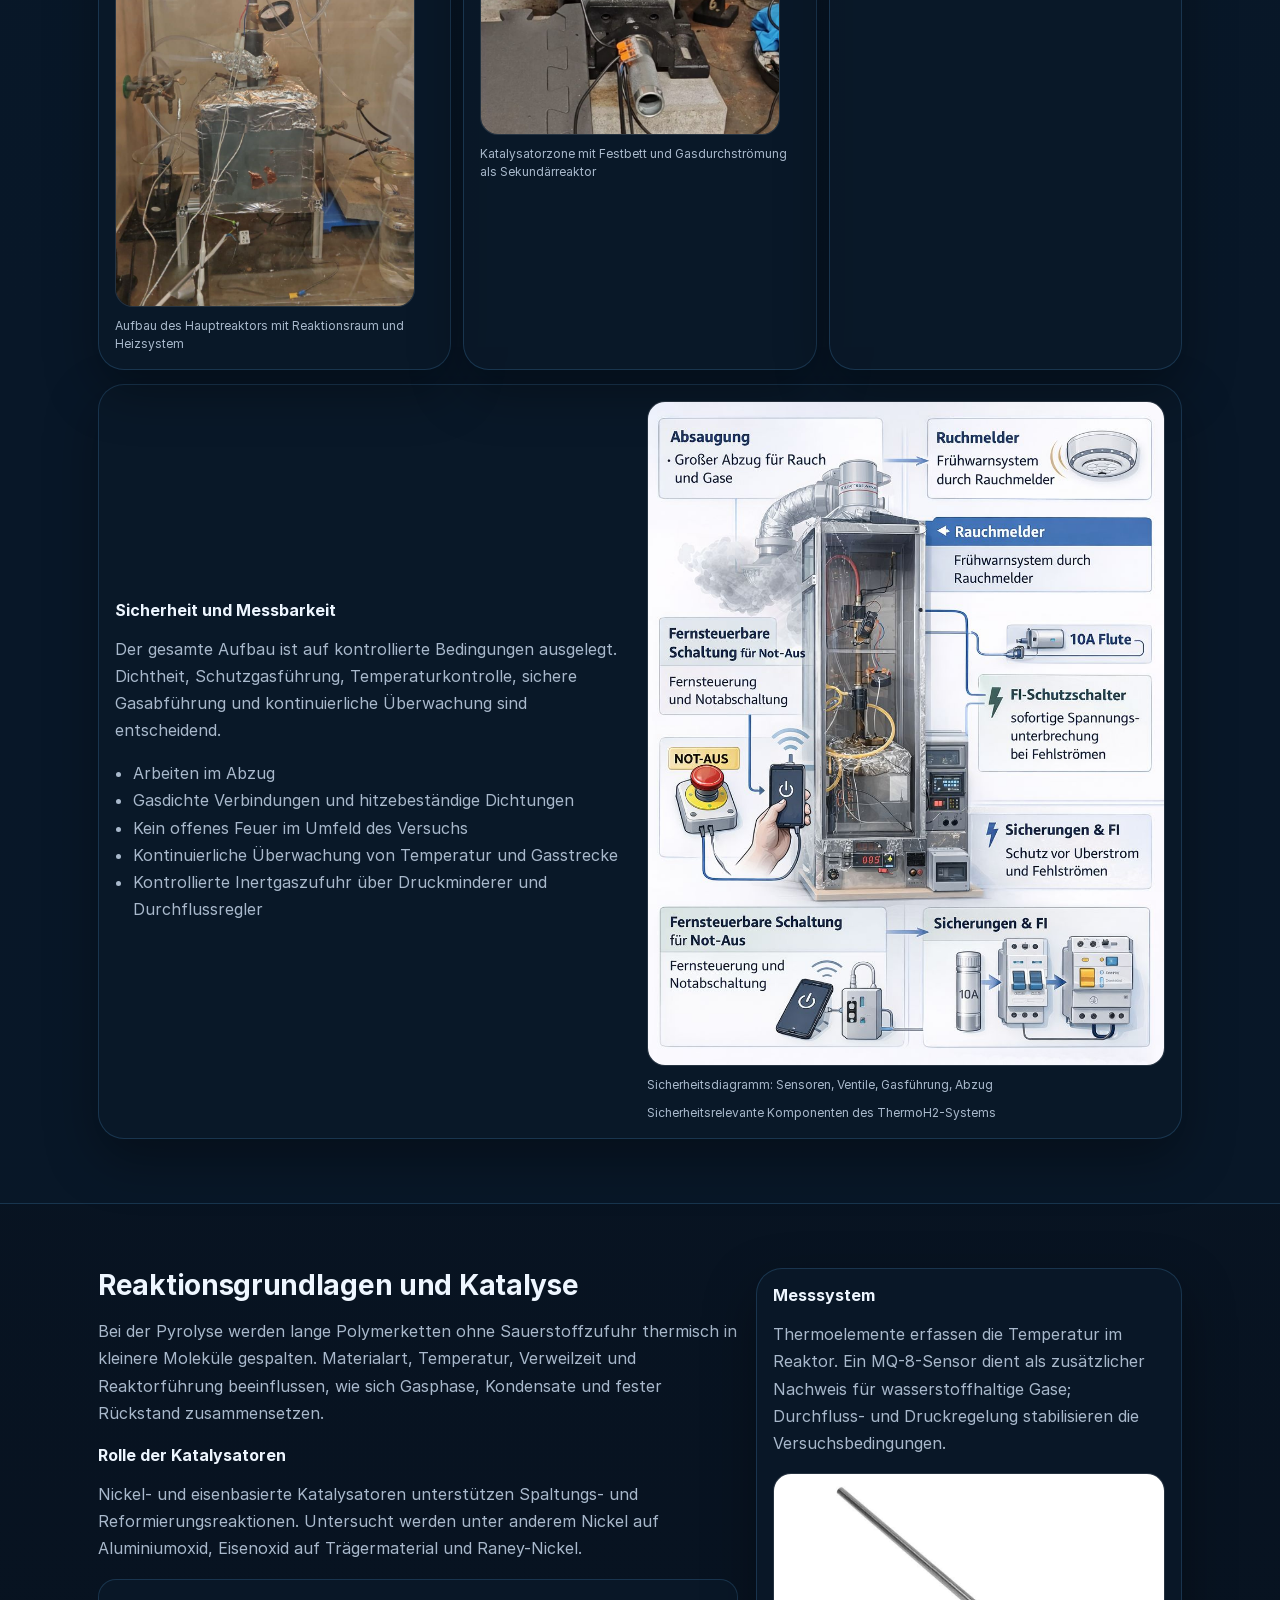
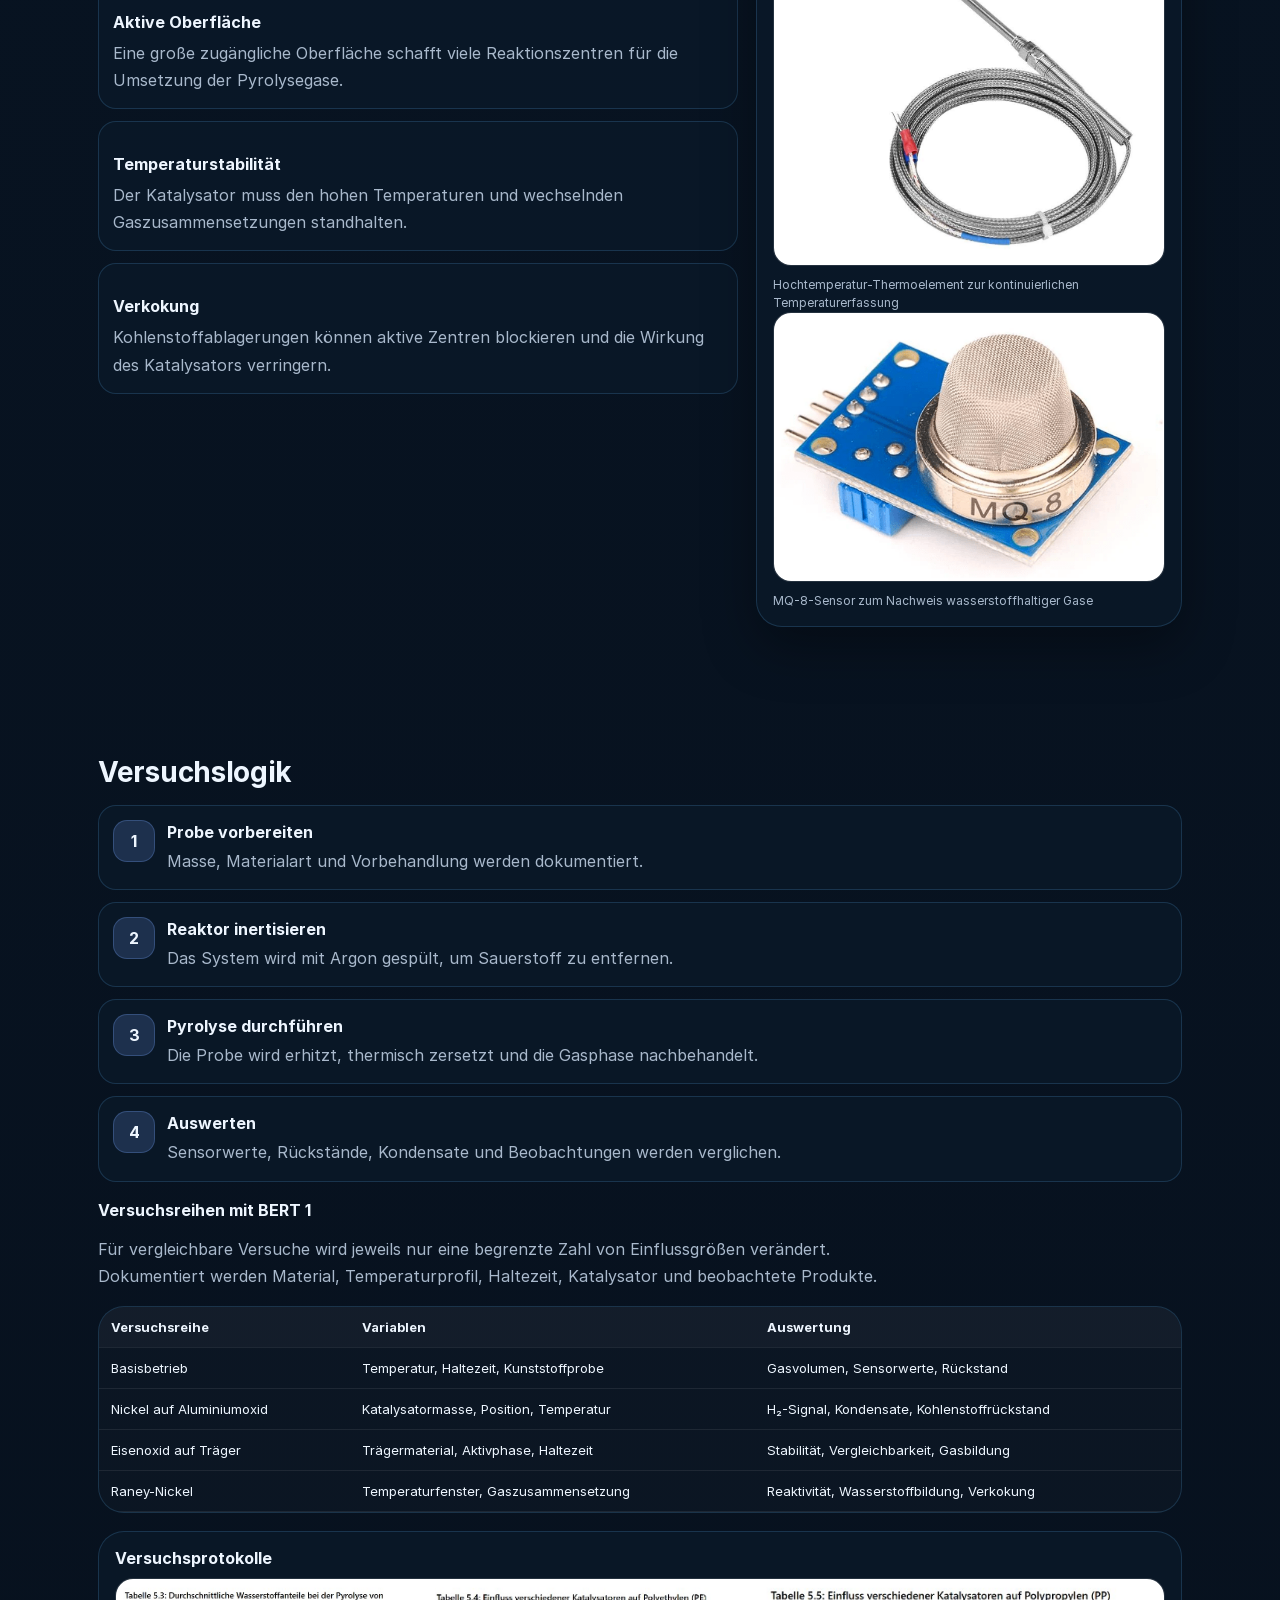
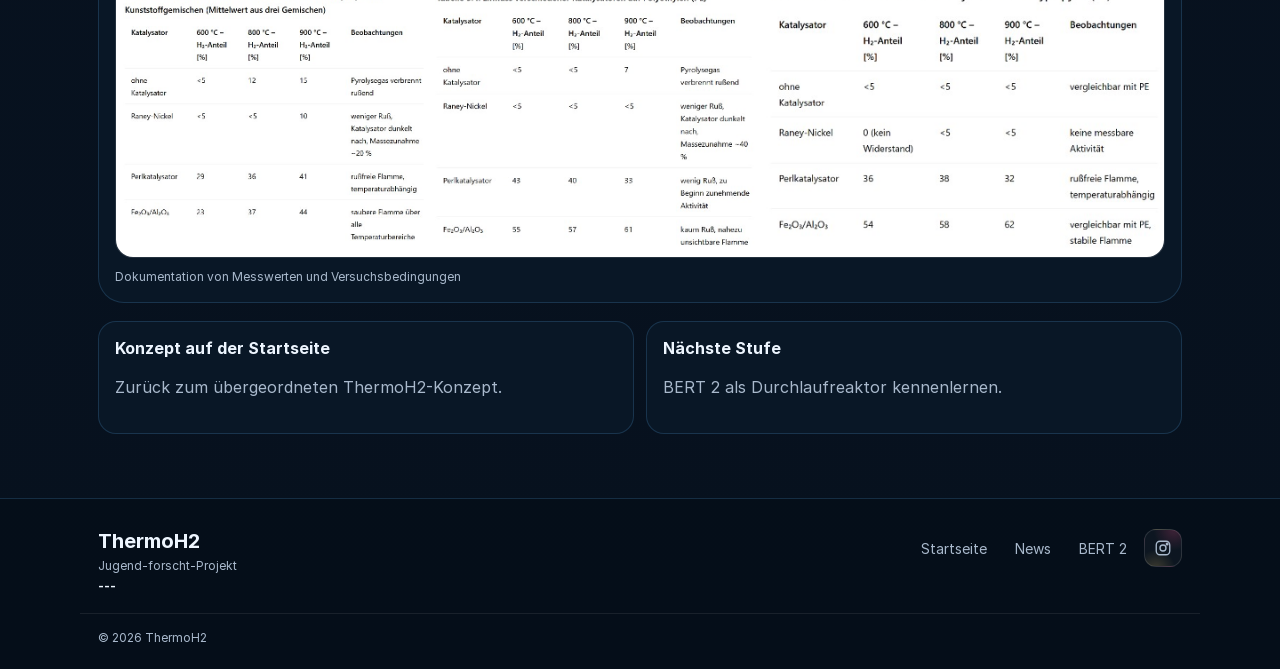
<file: bert1.html>
<!doctype html>
<html lang="de">
  <head>
    <meta charset="utf-8" />
    <meta name="viewport" content="width=device-width, initial-scale=1" />
    <title>BERT 1 | ThermoH2</title>
    <meta name="description" content="BERT 1: Der Batch-Reaktor des ThermoH2-Projekts." />
    <link rel="stylesheet" href="style.css" />
    <link rel="icon" type="image/png" href="assets/favicon.png" />
  </head>

  <body class="page-light page-reactor">
    <a class="skip" href="#main">Zum Inhalt</a>

    <header class="page-hero" id="top">
      <div class="container page-hero-inner">
        <div>
          <p class="kicker">Reaktorplattform</p>
          <h1>BERT 1: Batch-Reaktor</h1>
          <p class="lead">BERT 1 ist die experimentelle Grundlage von ThermoH2: ein Batch-System für Pyrolyseversuche mit Kunststoffgemischen, Schutzgasführung, Katalysatorzone, Gasreinigung und Sensorik.</p>
          <div class="page-nav">
            <a class="button ghost" href="index.html">Startseite</a>
            <a class="button ghost" href="news.html">News</a>
            <a class="button primary" href="bert2.html">Zu BERT 2</a>
          </div>
        </div>
        <div class="page-hero-media">
          <img src="assets/Aufbau.png" alt="Aufbau von BERT 1" class="zoomable" />
        </div>
      </div>
    </header>

    <main id="main">
      <section class="section">
        <div class="container grid2">
          <div>
            <h2>Wozu BERT 1 dient</h2>
            <p>BERT 1 erlaubt Grundlagenversuche unter definierten Bedingungen. Kunststoffproben werden portionsweise in einer geschlossenen Reaktionskammer erhitzt, während Sauerstoff durch Schutzgas verdrängt wird. So lassen sich Temperaturführung, Materialverhalten und Gasbildung nachvollziehbar dokumentieren.</p>

            <div class="cards">
              <div class="mini-card">
                <h3>Batch-Prinzip</h3>
                <p>Jeder Versuch ist ein abgeschlossener Durchlauf mit definierter Probe, Temperaturführung und Versuchsdauer.</p>
              </div>
              <div class="mini-card">
                <h3>Katalysatorzone</h3>
                <p>Die entstehenden Kohlenwasserstoffe können über verschiedene Katalysatoren geführt werden, um den Wasserstoffanteil zu beeinflussen.</p>
              </div>
              <div class="mini-card">
                <h3>Messstrecke</h3>
                <p>Temperaturen, Gasreinigung und Wasserstoffsensorik bilden die Grundlage für vergleichbare Versuchsdaten.</p>
              </div>
            </div>
          </div>

          <aside class="sidebar">
            <div class="card">
              <div class="card-title">Bilder</div>
              <figure>
                <img src="assets/Reaktorkern.jpg" alt="Reaktorkern" class="content-image small zoomable">
                <figcaption>Reaktorkern</figcaption>
              </figure>
              <figure>
                <img src="assets/Katalysatorzone.jpg" alt="Katalysatorzone" class="content-image small zoomable">
                <figcaption>Katalysatorzone</figcaption>
              </figure>
            </div>
          </aside>
        </div>
      </section>

      <section class="section alt">
        <div class="container">
          <h2>Prozessschema und Aufbau</h2>
          <p class="section-lead">
            BERT 1 verbindet Hauptreaktor, Katalysatorzone, Gasreinigung und Messsystem zu einer kontrollierten Batch-Strecke. Das Prozessschema zeigt die Grundlogik, der Aufbau darunter die wichtigsten Baugruppen.
          </p>

          <div class="callout">
            <div class="callout-title">Prozessschema</div>
            <div class="callout-body">
              <figure>
                <img src="assets/Schema.png" alt="Prozessdiagramm und Reaktionsschema" class="schema diagram zoomable">
                <figcaption>Feedstock, Hauptreaktor, Katalysatorzone, Gasreinigung, Messsystem</figcaption>
              </figure>
              <div class="hint">Vereinfachtes Fließbild des ThermoH2-Systems mit Reaktions- und Messstrecke.</div>
            </div>
          </div>

          <div class="cards cols3">
            <div class="card">
              <div class="card-title">Reaktorkern</div>
              <p>Im Hauptreaktor wird das Kunststoffmaterial unter Sauerstoffausschluss auf hohe Temperaturen erhitzt. Die Polymerketten zerfallen dabei thermisch in kleinere Moleküle. Die Dichtheit des Reaktionsraums ist zentral, da schon geringe Sauerstoffmengen zu unerwünschter Oxidation führen können.</p>
              <figure>
                <img src="assets/Reaktorkern.jpg" alt="Reaktorkern" class="content-image small zoomable" style="width:100%; max-width:300px;">
                <figcaption>Aufbau des Hauptreaktors mit Reaktionsraum und Heizsystem</figcaption>
              </figure>
            </div>

            <div class="card">
              <div class="card-title">Katalysatorzone</div>
              <p>Die Katalysatorzone befindet sich im oder hinter dem Hauptreaktor. Das Reaktionsgas strömt durch ein Festbett, in dem weitere Spaltungs- und Reformierungsreaktionen stattfinden. Wichtige Anforderungen sind eine große Oberfläche, thermische Stabilität und mechanische Festigkeit.</p>
              <figure>
                <img src="assets/Katalysatorzone.jpg" alt="Katalysatorzone" class="content-image small zoomable" style="width:100%; max-width:300px;">
                <figcaption>Katalysatorzone mit Festbett und Gasdurchströmung als Sekundärreaktor</figcaption>
              </figure>
            </div>

            <div class="card">
              <div class="card-title">Gasstrecke</div>
              <p>Nach dem Reaktor werden die Produkte kontrolliert abgeführt, gegebenenfalls gekühlt und in Reinigungsstufen weiterbehandelt. Ziel ist eine definierte, reproduzierbare Messstrecke mit möglichst geringer Verfälschung durch Kondensate oder Feuchtigkeit.</p>
            </div>
          </div>

          <div class="card wide-card">
            <div class="wide-card-left">
              <div class="card-title">Sicherheit und Messbarkeit</div>
              <p>
                Der gesamte Aufbau ist auf kontrollierte Bedingungen ausgelegt. Dichtheit, Schutzgasführung, Temperaturkontrolle, sichere Gasabführung und kontinuierliche Überwachung sind entscheidend.
              </p>
              <ul class="list">
                <li>Arbeiten im Abzug</li>
                <li>Gasdichte Verbindungen und hitzebeständige Dichtungen</li>
                <li>Kein offenes Feuer im Umfeld des Versuchs</li>
                <li>Kontinuierliche Überwachung von Temperatur und Gasstrecke</li>
                <li>Kontrollierte Inertgaszufuhr über Druckminderer und Durchflussregler</li>
              </ul>
            </div>
            <div class="wide-card-right">
              <figure>
                <img src="assets/Sicherheitsdiagramm.jpg" alt="Sicherheitsdiagramm" class="content-image small zoomable">
                <figcaption>Sicherheitsdiagramm: Sensoren, Ventile, Gasführung, Abzug</figcaption>
              </figure>
              <div class="hint">Sicherheitsrelevante Komponenten des ThermoH2-Systems</div>
            </div>
          </div>
        </div>
      </section>

      <section class="section">
        <div class="container grid2">
          <div>
            <h2>Reaktionsgrundlagen und Katalyse</h2>
            <p>
              Bei der Pyrolyse werden lange Polymerketten ohne Sauerstoffzufuhr thermisch in kleinere Moleküle gespalten. Materialart, Temperatur, Verweilzeit und Reaktorführung beeinflussen, wie sich Gasphase, Kondensate und fester Rückstand zusammensetzen.
            </p>

            <h3>Rolle der Katalysatoren</h3>
            <p>
              Nickel- und eisenbasierte Katalysatoren unterstützen Spaltungs- und Reformierungsreaktionen. Untersucht werden unter anderem Nickel auf Aluminiumoxid, Eisenoxid auf Trägermaterial und Raney-Nickel.
            </p>

            <div class="cards">
              <div class="mini-card">
                <h3>Aktive Oberfläche</h3>
                <p>Eine große zugängliche Oberfläche schafft viele Reaktionszentren für die Umsetzung der Pyrolysegase.</p>
              </div>
              <div class="mini-card">
                <h3>Temperaturstabilität</h3>
                <p>Der Katalysator muss den hohen Temperaturen und wechselnden Gaszusammensetzungen standhalten.</p>
              </div>
              <div class="mini-card">
                <h3>Verkokung</h3>
                <p>Kohlenstoffablagerungen können aktive Zentren blockieren und die Wirkung des Katalysators verringern.</p>
              </div>
            </div>
          </div>

          <aside class="sidebar">
            <div class="card">
              <div class="card-title">Messsystem</div>
              <p>Thermoelemente erfassen die Temperatur im Reaktor. Ein MQ-8-Sensor dient als zusätzlicher Nachweis für wasserstoffhaltige Gase; Durchfluss- und Druckregelung stabilisieren die Versuchsbedingungen.</p>
              <figure>
                <img src="assets/Temperaturfühler.jpg" alt="Hochtemperatur-Thermoelement" class="content-image small zoomable">
                <figcaption>Hochtemperatur-Thermoelement zur kontinuierlichen Temperaturerfassung</figcaption>
              </figure>
              <figure>
                <img src="assets/mq8.png" alt="MQ-8-Wasserstoffsensor im ThermoH2-Aufbau" class="content-image small zoomable">
                <figcaption>MQ-8-Sensor zum Nachweis wasserstoffhaltiger Gase</figcaption>
              </figure>
            </div>
          </aside>
        </div>
      </section>

      <section class="section">
        <div class="container">
          <h2>Versuchslogik</h2>
          <div class="flow">
            <div class="flow-step">
              <div class="flow-num">1</div>
              <div class="flow-body">
                <h3>Probe vorbereiten</h3>
                <p>Masse, Materialart und Vorbehandlung werden dokumentiert.</p>
              </div>
            </div>
            <div class="flow-step">
              <div class="flow-num">2</div>
              <div class="flow-body">
                <h3>Reaktor inertisieren</h3>
                <p>Das System wird mit Argon gespült, um Sauerstoff zu entfernen.</p>
              </div>
            </div>
            <div class="flow-step">
              <div class="flow-num">3</div>
              <div class="flow-body">
                <h3>Pyrolyse durchführen</h3>
                <p>Die Probe wird erhitzt, thermisch zersetzt und die Gasphase nachbehandelt.</p>
              </div>
            </div>
            <div class="flow-step">
              <div class="flow-num">4</div>
              <div class="flow-body">
                <h3>Auswerten</h3>
                <p>Sensorwerte, Rückstände, Kondensate und Beobachtungen werden verglichen.</p>
              </div>
            </div>
          </div>

          <h3>Versuchsreihen mit BERT 1</h3>
          <p class="section-lead">Für vergleichbare Versuche wird jeweils nur eine begrenzte Zahl von Einflussgrößen verändert. Dokumentiert werden Material, Temperaturprofil, Haltezeit, Katalysator und beobachtete Produkte.</p>

          <div class="table-wrap" role="region" aria-label="Versuchsübersicht BERT 1">
            <table class="table">
              <thead>
                <tr>
                  <th>Versuchsreihe</th>
                  <th>Variablen</th>
                  <th>Auswertung</th>
                </tr>
              </thead>
              <tbody>
                <tr>
                  <td>Basisbetrieb</td>
                  <td>Temperatur, Haltezeit, Kunststoffprobe</td>
                  <td>Gasvolumen, Sensorwerte, Rückstand</td>
                </tr>
                <tr>
                  <td>Nickel auf Aluminiumoxid</td>
                  <td>Katalysatormasse, Position, Temperatur</td>
                  <td>H₂-Signal, Kondensate, Kohlenstoffrückstand</td>
                </tr>
                <tr>
                  <td>Eisenoxid auf Träger</td>
                  <td>Trägermaterial, Aktivphase, Haltezeit</td>
                  <td>Stabilität, Vergleichbarkeit, Gasbildung</td>
                </tr>
                <tr>
                  <td>Raney-Nickel</td>
                  <td>Temperaturfenster, Gaszusammensetzung</td>
                  <td>Reaktivität, Wasserstoffbildung, Verkokung</td>
                </tr>
              </tbody>
            </table>
          </div>

          <div class="callout">
            <div class="callout-title">Versuchsprotokolle</div>
            <div class="callout-body">
              <figure>
                <img src="assets/Tabellen.png" alt="Auszug aus den ThermoH2-Versuchsprotokollen" class="content-image zoomable">
                <figcaption>Dokumentation von Messwerten und Versuchsbedingungen</figcaption>
              </figure>
            </div>
          </div>

          <div class="reactor-links">
            <a class="reactor-link-card" href="index.html#konzept">
              <div class="card-title">Konzept auf der Startseite</div>
              <p>Zurück zum übergeordneten ThermoH2-Konzept.</p>
            </a>
            <a class="reactor-link-card" href="bert2.html">
              <div class="card-title">Nächste Stufe</div>
              <p>BERT 2 als Durchlaufreaktor kennenlernen.</p>
            </a>
          </div>
        </div>
      </section>
    </main>

    <footer class="footer">
      <div class="container footer-inner">
        <div class="footer-brand-block">
          <div class="footer-brand">ThermoH2</div>
          <div class="footer-sub">Jugend-forscht-Projekt</div>
          <div class="footer-counter"><span id="visitorCount">---</span></div>
        </div>
        <div class="footer-links">
          <a href="index.html">Startseite</a>
          <a href="news.html">News</a>
          <a href="bert2.html">BERT 2</a>
          <a class="social-link" href="https://www.instagram.com/thermoh2_bert?igsh=MXZ2dWZjcm9sb3poZw==" target="_blank" rel="noopener noreferrer" aria-label="ThermoH2 auf Instagram öffnen">
            <svg class="social-icon" viewBox="0 0 24 24" aria-hidden="true" focusable="false">
              <rect x="3" y="3" width="18" height="18" rx="5"></rect>
              <circle cx="12" cy="12" r="4"></circle>
              <circle cx="17.5" cy="6.5" r="1.1"></circle>
            </svg>
            <span class="sr-only">Instagram</span>
          </a>
        </div>
      </div>
      <div class="container footer-bottom">
        <div>© <span id="year"></span> ThermoH2</div>
      </div>
    </footer>

    <div id="imageModal" class="img-modal">
      <span class="img-close">&times;</span>
      <img class="img-modal-content" id="imgModalContent">
    </div>

    <script src="script.js"></script>
  </body>
</html>
</file>
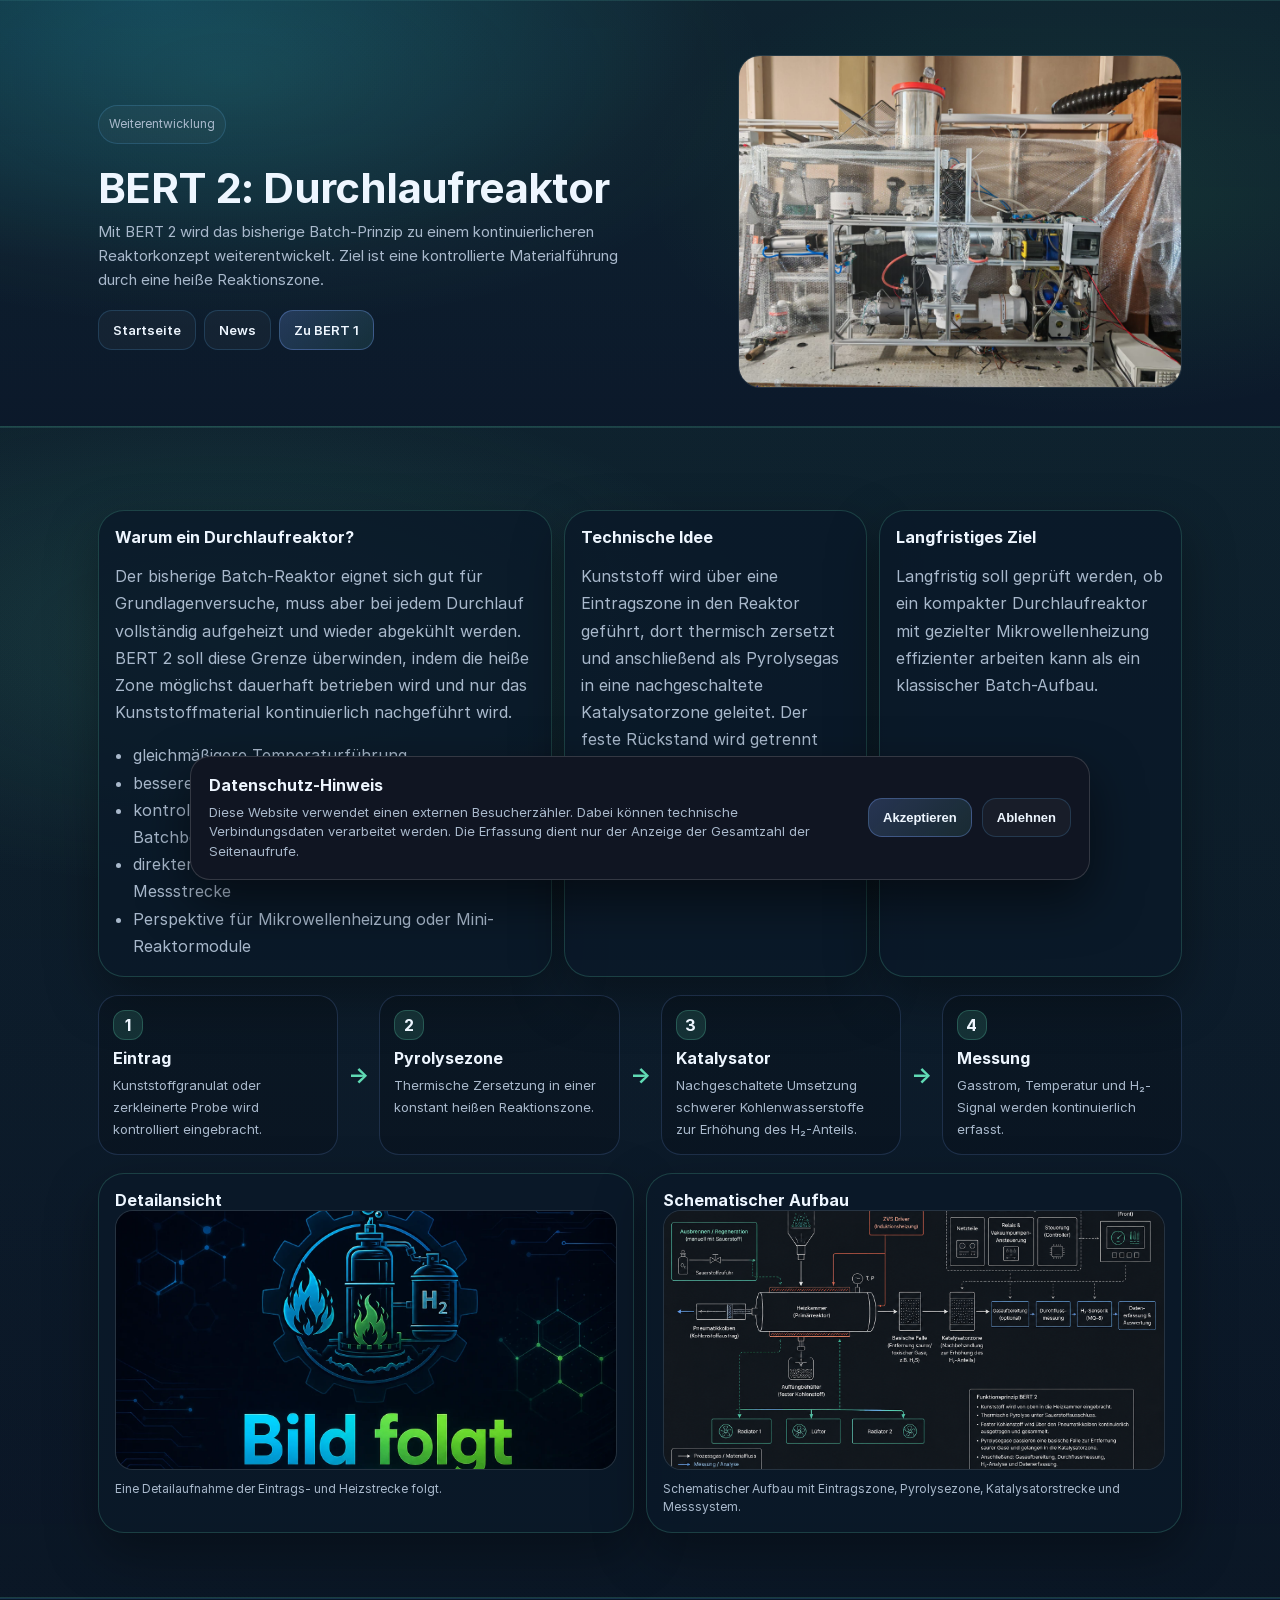
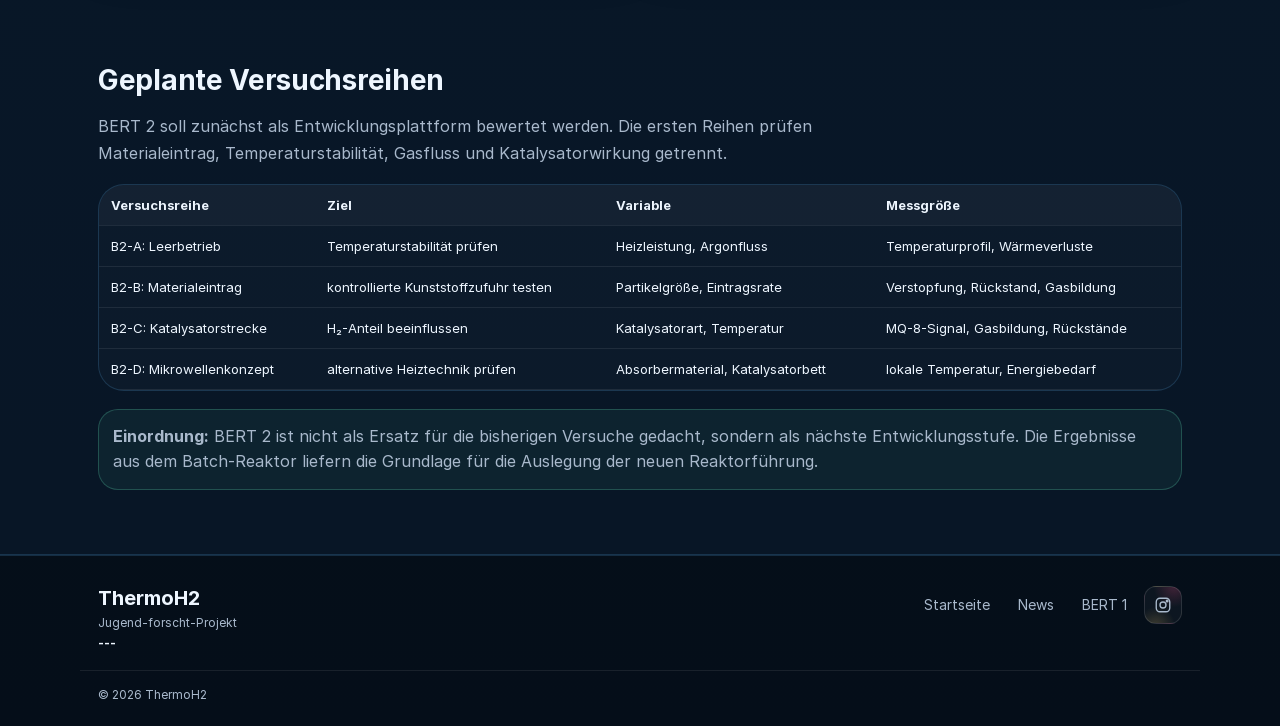
<file: bert2.html>
<!doctype html>
<html lang="de">
  <head>
    <meta charset="utf-8" />
    <meta name="viewport" content="width=device-width, initial-scale=1" />
    <title>BERT 2 | ThermoH2</title>
    <meta name="description" content="BERT 2: Das Durchlaufreaktor-Konzept des ThermoH2-Projekts." />
    <link rel="stylesheet" href="style.css" />
    <link rel="icon" type="image/png" href="assets/favicon.png" />
  </head>

  <body class="page-light page-reactor">
    <a class="skip" href="#main">Zum Inhalt</a>

    <header class="page-hero bert2-section" id="top">
      <div class="container page-hero-inner">
        <div>
          <p class="kicker">Weiterentwicklung</p>
          <h1>BERT 2: Durchlaufreaktor</h1>
          <p class="lead">Mit BERT 2 wird das bisherige Batch-Prinzip zu einem kontinuierlicheren Reaktorkonzept weiterentwickelt. Ziel ist eine kontrollierte Materialführung durch eine heiße Reaktionszone.</p>
          <div class="page-nav">
            <a class="button ghost" href="index.html">Startseite</a>
            <a class="button ghost" href="news.html">News</a>
            <a class="button primary" href="bert1.html">Zu BERT 1</a>
          </div>
        </div>
        <div class="page-hero-media">
          <img src="assets/Bert2.jpg" alt="BERT 2" class="zoomable" />
        </div>
      </div>
    </header>

    <main id="main">
      <section class="section bert2-section">
        <div class="container">
          <div class="bert2-grid">
            <div class="bert2-card bert2-main">
              <div class="card-title">Warum ein Durchlaufreaktor?</div>
              <p>Der bisherige Batch-Reaktor eignet sich gut für Grundlagenversuche, muss aber bei jedem Durchlauf vollständig aufgeheizt und wieder abgekühlt werden. BERT 2 soll diese Grenze überwinden, indem die heiße Zone möglichst dauerhaft betrieben wird und nur das Kunststoffmaterial kontinuierlich nachgeführt wird.</p>
              <ul class="list">
                <li>gleichmäßigere Temperaturführung</li>
                <li>bessere Vergleichbarkeit der Versuche</li>
                <li>kontrollierbarer Gasstrom im Vergleich zum Batchbetrieb</li>
                <li>direktere Kopplung mit Katalysatorzone und Messstrecke</li>
                <li>Perspektive für Mikrowellenheizung oder Mini-Reaktormodule</li>
              </ul>
            </div>

            <div class="bert2-card">
              <div class="card-title">Technische Idee</div>
              <p>Kunststoff wird über eine Eintragszone in den Reaktor geführt, dort thermisch zersetzt und anschließend als Pyrolysegas in eine nachgeschaltete Katalysatorzone geleitet. Der feste Rückstand wird getrennt abgeführt oder gesammelt.</p>
            </div>

            <div class="bert2-card">
              <div class="card-title">Langfristiges Ziel</div>
              <p>Langfristig soll geprüft werden, ob ein kompakter Durchlaufreaktor mit gezielter Mikrowellenheizung effizienter arbeiten kann als ein klassischer Batch-Aufbau.</p>
            </div>
          </div>

          <div class="bert2-flow">
            <div class="bert2-step">
              <span>1</span>
              <strong>Eintrag</strong>
              <p>Kunststoffgranulat oder zerkleinerte Probe wird kontrolliert eingebracht.</p>
            </div>
            <div class="bert2-arrow">→</div>
            <div class="bert2-step">
              <span>2</span>
              <strong>Pyrolysezone</strong>
              <p>Thermische Zersetzung in einer konstant heißen Reaktionszone.</p>
            </div>
            <div class="bert2-arrow">→</div>
            <div class="bert2-step">
              <span>3</span>
              <strong>Katalysator</strong>
              <p>Nachgeschaltete Umsetzung schwerer Kohlenwasserstoffe zur Erhöhung des H₂-Anteils.</p>
            </div>
            <div class="bert2-arrow">→</div>
            <div class="bert2-step">
              <span>4</span>
              <strong>Messung</strong>
              <p>Gasstrom, Temperatur und H₂-Signal werden kontinuierlich erfasst.</p>
            </div>
          </div>

          <div class="bert2-media-grid bert2-media-grid-compact">
            <div class="bert2-card">
              <div class="card-title">Detailansicht</div>
              <figure>
                <img src="assets/placeholder-card.webp" alt="Detailaufnahme von BERT 2 folgt" class="content-image zoomable">
                <figcaption>Eine Detailaufnahme der Eintrags- und Heizstrecke folgt.</figcaption>
              </figure>
            </div>
            <div class="bert2-card">
              <div class="card-title">Schematischer Aufbau</div>
              <figure>
                <img src="assets/bert2-schema.png" alt="Schematischer Aufbau des Durchlaufreaktors BERT 2" class="content-image zoomable">
                <figcaption>Schematischer Aufbau mit Eintragszone, Pyrolysezone, Katalysatorstrecke und Messsystem.</figcaption>
              </figure>
            </div>
          </div>
        </div>
      </section>

      <section class="section alt">
        <div class="container">
          <h2>Geplante Versuchsreihen</h2>
          <p class="section-lead">BERT 2 soll zunächst als Entwicklungsplattform bewertet werden. Die ersten Reihen prüfen Materialeintrag, Temperaturstabilität, Gasfluss und Katalysatorwirkung getrennt.</p>
          <div class="table-wrap" role="region" aria-label="Versuchsreihen BERT 2">
            <table class="table">
              <thead>
                <tr>
                  <th>Versuchsreihe</th>
                  <th>Ziel</th>
                  <th>Variable</th>
                  <th>Messgröße</th>
                </tr>
              </thead>
              <tbody>
                <tr>
                  <td>B2-A: Leerbetrieb</td>
                  <td>Temperaturstabilität prüfen</td>
                  <td>Heizleistung, Argonfluss</td>
                  <td>Temperaturprofil, Wärmeverluste</td>
                </tr>
                <tr>
                  <td>B2-B: Materialeintrag</td>
                  <td>kontrollierte Kunststoffzufuhr testen</td>
                  <td>Partikelgröße, Eintragsrate</td>
                  <td>Verstopfung, Rückstand, Gasbildung</td>
                </tr>
                <tr>
                  <td>B2-C: Katalysatorstrecke</td>
                  <td>H₂-Anteil beeinflussen</td>
                  <td>Katalysatorart, Temperatur</td>
                  <td>MQ-8-Signal, Gasbildung, Rückstände</td>
                </tr>
                <tr>
                  <td>B2-D: Mikrowellenkonzept</td>
                  <td>alternative Heiztechnik prüfen</td>
                  <td>Absorbermaterial, Katalysatorbett</td>
                  <td>lokale Temperatur, Energiebedarf</td>
                </tr>
              </tbody>
            </table>
          </div>

          <div class="bert2-note">
            <strong>Einordnung:</strong>
            BERT 2 ist nicht als Ersatz für die bisherigen Versuche gedacht, sondern als nächste Entwicklungsstufe. Die Ergebnisse aus dem Batch-Reaktor liefern die Grundlage für die Auslegung der neuen Reaktorführung.
          </div>
        </div>
      </section>
    </main>

    <footer class="footer">
      <div class="container footer-inner">
        <div class="footer-brand-block">
          <div class="footer-brand">ThermoH2</div>
          <div class="footer-sub">Jugend-forscht-Projekt</div>
          <div class="footer-counter"><span id="visitorCount">---</span></div>
        </div>
        <div class="footer-links">
          <a href="index.html">Startseite</a>
          <a href="news.html">News</a>
          <a href="bert1.html">BERT 1</a>
          <a class="social-link" href="https://www.instagram.com/thermoh2_bert?igsh=MXZ2dWZjcm9sb3poZw==" target="_blank" rel="noopener noreferrer" aria-label="ThermoH2 auf Instagram öffnen">
            <svg class="social-icon" viewBox="0 0 24 24" aria-hidden="true" focusable="false">
              <rect x="3" y="3" width="18" height="18" rx="5"></rect>
              <circle cx="12" cy="12" r="4"></circle>
              <circle cx="17.5" cy="6.5" r="1.1"></circle>
            </svg>
            <span class="sr-only">Instagram</span>
          </a>
        </div>
      </div>
      <div class="container footer-bottom">
        <div>© <span id="year"></span> ThermoH2</div>
      </div>
    </footer>

    <div id="imageModal" class="img-modal">
      <span class="img-close">&times;</span>
      <img class="img-modal-content" id="imgModalContent">
    </div>

    <script src="script.js"></script>
  </body>
</html>
</file>
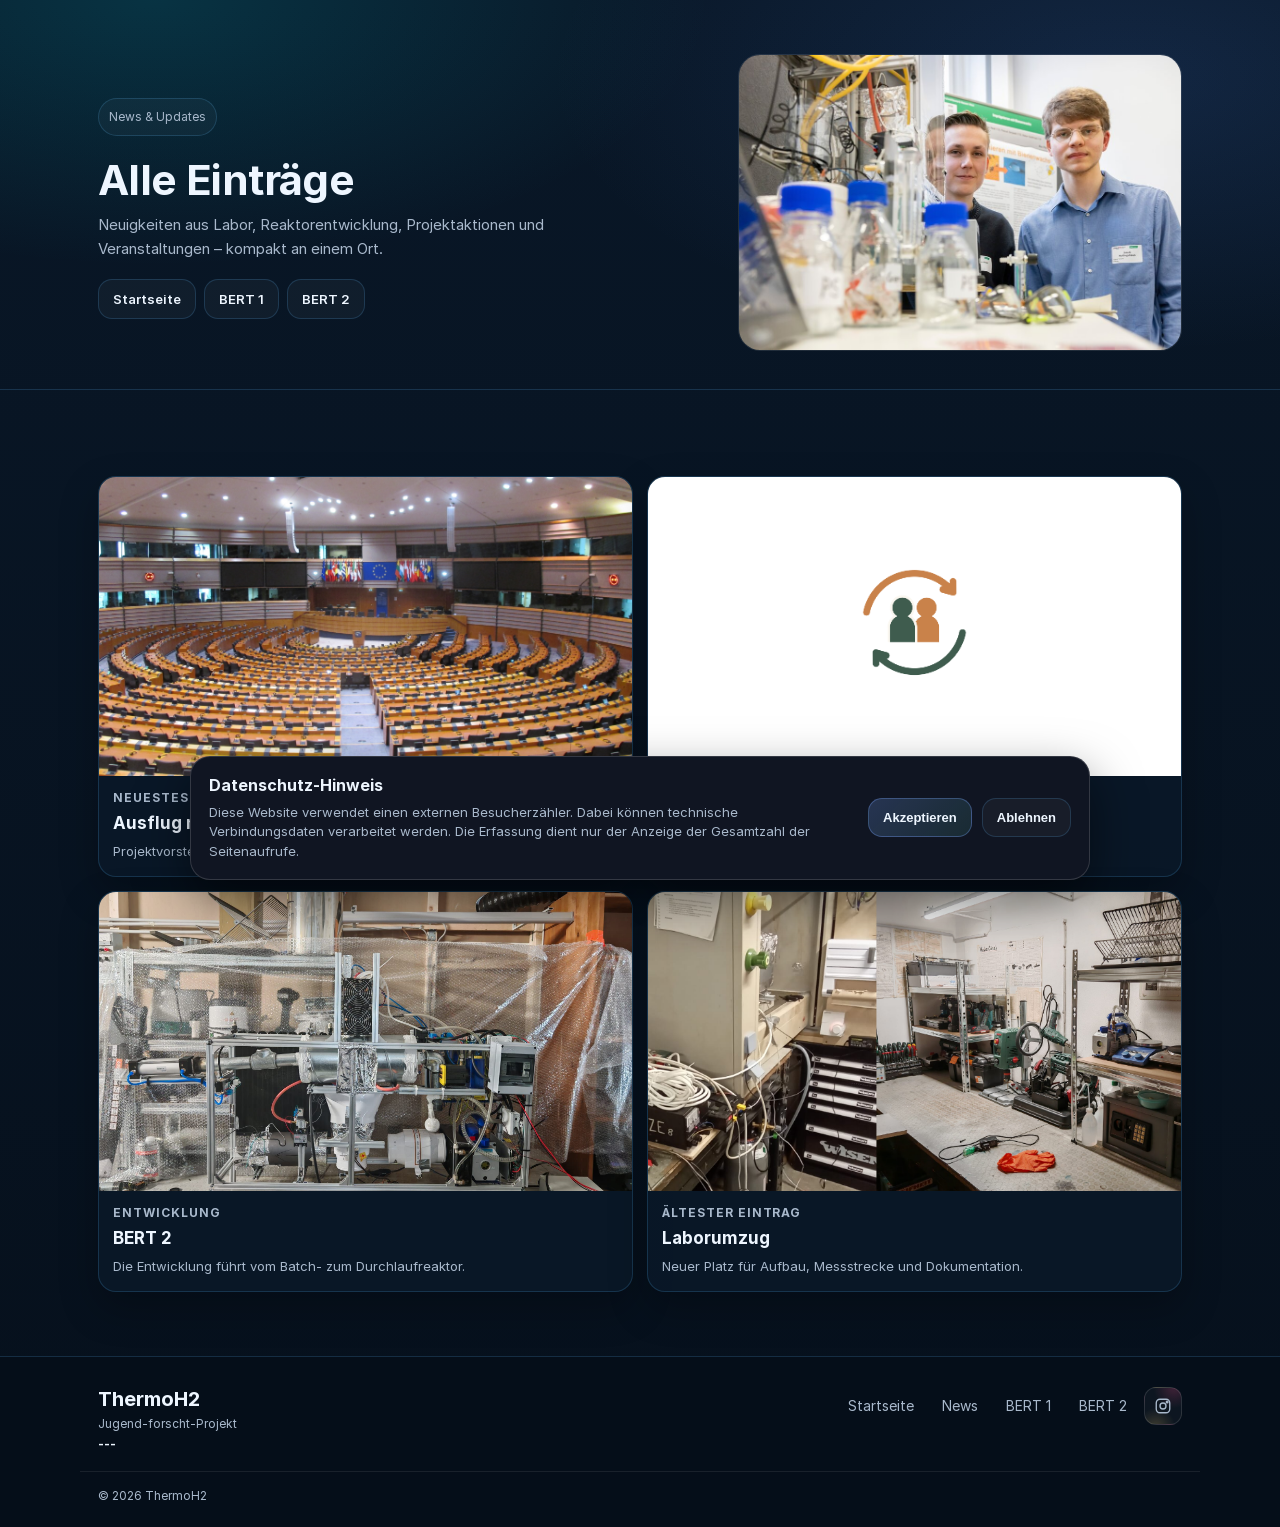
<file: news.html>
<!doctype html>
<html lang="de">
  <head>
    <meta charset="utf-8" />
    <meta name="viewport" content="width=device-width, initial-scale=1" />
    <title>News & Updates | ThermoH2</title>
    <meta name="description" content="Alle News und Updates zum ThermoH2-Projekt." />
    <link rel="stylesheet" href="style.css" />
    <link rel="icon" type="image/png" href="assets/favicon.png" />
  </head>

  <body class="page-light page-news">
    <a class="skip" href="#main">Zum Inhalt</a>

    <header class="page-hero" id="top">
      <div class="container page-hero-inner">
        <div>
          <p class="kicker">News & Updates</p>
          <h1>Alle Einträge</h1>
          <p class="lead">Neuigkeiten aus Labor, Reaktorentwicklung, Projektaktionen und Veranstaltungen – kompakt an einem Ort.</p>
          <div class="page-nav">
            <a class="button ghost" href="index.html">Startseite</a>
            <a class="button ghost" href="bert1.html">BERT 1</a>
            <a class="button ghost" href="bert2.html">BERT 2</a>
          </div>
        </div>
        <div class="page-hero-media">
          <img src="assets/jufo.jpg" alt="ThermoH2 bei Jugend forscht" class="zoomable" />
        </div>
      </div>
    </header>

    <main id="main">
      <section class="section">
        <div class="container">
          <div class="news-list-grid">
            <button class="news-list-card" type="button" data-news-open="bruessel">
              <img src="assets/Brüssel.JPG" alt="ThermoH2 beim Ausflug nach Brüssel" data-fallback-image>
              <span class="news-list-body">
                <span class="news-label">Neuestes Update</span>
                <strong>Ausflug nach Brüssel</strong>
                <span>Projektvorstellung, Austausch und europäische Perspektiven.</span>
              </span>
            </button>

            <button class="news-list-card" type="button" data-news-open="tauschdoch">
              <img src="assets/tausch_doch_logo.png" alt="Logo des Start-ups Tausch doch" class="news-list-logo" data-fallback-image>
              <span class="news-list-body">
                <span class="news-label">Start-up</span>
                <strong>Tausch doch</strong>
                <span>Eine nachhaltige Onlineplattform für Tauschen statt Neukaufen.</span>
              </span>
            </button>

            <button class="news-list-card" type="button" data-news-open="bert2">
              <img src="assets/Bert2.jpg" alt="BERT 2" data-fallback-image>
              <span class="news-list-body">
                <span class="news-label">Entwicklung</span>
                <strong>BERT 2</strong>
                <span>Die Entwicklung führt vom Batch- zum Durchlaufreaktor.</span>
              </span>
            </button>

            <button class="news-list-card" type="button" data-news-open="laborumzug">
              <img src="assets/Labor.png" alt="Laborbereich von ThermoH2" data-fallback-image>
              <span class="news-list-body">
                <span class="news-label">Ältester Eintrag</span>
                <strong>Laborumzug</strong>
                <span>Neuer Platz für Aufbau, Messstrecke und Dokumentation.</span>
              </span>
            </button>
          </div>
        </div>
      </section>
    </main>

    <footer class="footer">
      <div class="container footer-inner">
        <div class="footer-brand-block">
          <div class="footer-brand">ThermoH2</div>
          <div class="footer-sub">Jugend-forscht-Projekt</div>
          <div class="footer-counter"><span id="visitorCount">---</span></div>
        </div>

        <div class="footer-links">
          <a href="index.html">Startseite</a>
          <a href="news.html">News</a>
          <a href="bert1.html">BERT 1</a>
          <a href="bert2.html">BERT 2</a>
          <a class="social-link" href="https://www.instagram.com/thermoh2_bert?igsh=MXZ2dWZjcm9sb3poZw==" target="_blank" rel="noopener noreferrer" aria-label="ThermoH2 auf Instagram öffnen">
            <svg class="social-icon" viewBox="0 0 24 24" aria-hidden="true" focusable="false">
              <rect x="3" y="3" width="18" height="18" rx="5"></rect>
              <circle cx="12" cy="12" r="4"></circle>
              <circle cx="17.5" cy="6.5" r="1.1"></circle>
            </svg>
            <span class="sr-only">Instagram</span>
          </a>
        </div>
      </div>
      <div class="container footer-bottom">
        <div>© <span id="year"></span> ThermoH2</div>
      </div>
    </footer>

    <dialog class="modal news-modal" id="newsModal" aria-label="News Beitrag">
      <div class="modal-head">
        <div>
          <div class="modal-sub" id="newsModalMeta">News</div>
          <div class="modal-title" id="newsModalTitle">Beitrag</div>
        </div>
        <button class="icon-btn" type="button" id="newsModalClose" aria-label="Schließen">✕</button>
      </div>
      <div class="modal-body">
        <p id="newsModalIntro"></p>
        <div class="news-modal-gallery" id="newsModalGallery"></div>
        <div id="newsModalBody"></div>
      </div>
    </dialog>

    <div id="imageModal" class="img-modal">
      <span class="img-close">&times;</span>
      <img class="img-modal-content" id="imgModalContent">
    </div>

    <script src="script.js"></script>
  </body>
</html>
</file>
<file: style.css>
@font-face {
  font-family: "Inter";
  src: url("assets/fonts/Inter-Regular.woff2") format("woff2");
  font-weight: 400;
  font-style: normal;
}

@font-face {
  font-family: "Inter";
  src: url("assets/fonts/Inter-SemiBold.woff2") format("woff2");
  font-weight: 600;
  font-style: normal;
}

@font-face {
  font-family: "Inter";
  src: url("assets/fonts/Inter-Bold.woff2") format("woff2");
  font-weight: 700;
  font-style: normal;
}

:root{
  --bg: #0b0d12;
  --panel: #101522;
  --text: #e9eefb;
  --muted: #b7c0d6;
  --line: rgba(255,255,255,0.12);
  --shadow: 0 18px 50px rgba(0,0,0,0.35);
  --radius2: 26px;
  --max: 1120px;
}

*{ box-sizing: border-box; }
html{
  scroll-behavior: smooth;
  scroll-padding-top: 82px;
}
body{
  margin: 0;
  font-family: Inter, system-ui, -apple-system, Segoe UI, Roboto, Arial, sans-serif;
  color: var(--text);
  background: radial-gradient(1200px 600px at 15% 10%, rgba(122,166,255,0.24), transparent 60%),
              radial-gradient(900px 520px at 80% 20%, rgba(105,240,195,0.10), transparent 60%),
              var(--bg);
}

body.page-light{
  --bg: #07111e;
  --panel: #0c1929;
  --text: #eef6ff;
  --muted: #a9b9cc;
  --line: rgba(93,190,255,0.18);
  --shadow: 0 20px 52px rgba(0,0,0,0.34);
  background:
    radial-gradient(900px 460px at 14% 0%, rgba(0,183,255,0.16), transparent 62%),
    radial-gradient(760px 420px at 88% 18%, rgba(95,220,112,0.09), transparent 66%),
    linear-gradient(180deg, #081422 0%, #07111e 100%);
}

body.page-news{
  --bg: #06101c;
  --panel: #0b1928;
  background:
    radial-gradient(900px 430px at 12% 0%, rgba(0,196,211,0.16), transparent 62%),
    radial-gradient(900px 430px at 88% 5%, rgba(70,122,214,0.16), transparent 64%),
    linear-gradient(180deg, #091727 0%, #06101c 100%);
}

body.page-news .news-list-grid{
  grid-template-columns: repeat(2, minmax(0,1fr));
}

body.page-news .news-list-card{
  background: rgba(10,26,42,0.86);
  border-color: rgba(82,188,255,0.18);
  box-shadow: 0 16px 38px rgba(0,0,0,0.26);
}

body.page-reactor{
  background:
    radial-gradient(900px 430px at 12% 0%, rgba(0,179,255,0.17), transparent 62%),
    radial-gradient(700px 360px at 85% 8%, rgba(92,225,113,0.10), transparent 64%),
    linear-gradient(180deg, #091727 0%, #07111e 100%);
}

body.page-light .card,
body.page-light .mini-card,
body.page-light .flow-step,
body.page-light .callout,
body.page-light .reactor-link-card,
body.page-light .news-list-card,
body.page-light .news-preview-card,
body.page-light .bert2-card,
body.page-light .news-panels{
  background: rgba(10,25,41,0.82);
}

body.page-light .footer{
  background: rgba(5,14,25,0.86);
}

body.page-light .button.ghost,
body.page-light .chip{
  background: rgba(255,255,255,0.035);
}

body.page-light .section.alt{
  background: rgba(9,29,47,0.48);
}

body.page-light .modal{
  background: rgba(8,20,34,0.98);
}

body.page-light .modal::backdrop{
  background: rgba(1,7,13,0.72);
}

body.page-light .icon-btn{
  border-color: rgba(106,195,255,0.18);
  background: rgba(255,255,255,0.04);
}

img{
  max-width: 100%;
  height: auto;
  display: block;
}

figure{
  margin: 0;
}

figcaption{
  margin-top: 10px;
  font-size: 12px;
  line-height: 1.5;
  color: var(--muted);
}

a{ color: inherit; text-decoration: none; }
a:hover{ text-decoration: underline; }

.skip{
  position: absolute;
  left: -999px;
  top: 10px;
  background: rgba(255,255,255,0.03);
  padding: 10px 12px;
  border-radius: 10px;
  border: 1px solid var(--line);
}
.skip:focus{ left: 10px; z-index: 999; }

.container{
  width: 100%;
  max-width: var(--max);
  margin: 0 auto;
  padding: 0 18px;
}

.site-header{
  padding-bottom: 40px;
  border-bottom: 1px solid var(--line);
}

.site-nav-sticky{
  position: sticky;
  top: 0;
  z-index: 100;
  border-bottom: 1px solid rgba(255,255,255,0.10);
  background: rgba(11,13,18,0.82);
  box-shadow: 0 12px 34px rgba(0,0,0,0.18);
  backdrop-filter: blur(18px) saturate(140%);
  -webkit-backdrop-filter: blur(18px) saturate(140%);
}

.top-campaign{
  border-bottom: 1px solid var(--line);
  background: rgba(105,240,195,0.055);
}

.top-campaign-inner{
  display: flex;
  align-items: center;
  justify-content: space-between;
  gap: 16px;
  min-height: 48px;
  padding-top: 8px;
  padding-bottom: 8px;
}

.top-campaign-inner div{
  display: flex;
  align-items: baseline;
  gap: 10px;
  min-width: 0;
}

.top-campaign strong{
  color: var(--text);
  white-space: nowrap;
}

.top-campaign span{
  color: var(--muted);
  font-size: 13px;
  line-height: 1.4;
}

.nav{
  display: grid;
  grid-template-columns: auto 1fr;
  align-items: center;
  gap: 26px;
  min-height: 64px;
  padding-top: 8px;
  padding-bottom: 8px;
}

.brand{
  display: flex;
  align-items: center;
  gap: 12px;
}
.brand-text{ display: grid; line-height: 1.05; }
.brand-name{ font-weight: 700; letter-spacing: 0.2px; }
.brand-sub{ font-size: 12px; color: var(--muted); }

.brand-logo{
  width: 34px;
  height: 34px;
  object-fit: contain;
  border-radius: 8px;
  display: block;
}

.schema{
  display:block;
  margin:40px auto;
  max-width:600px;
  width:100%;
  height:auto;
}

.nav-shell{
  display: flex;
  align-items: center;
  justify-content: flex-end;
  gap: 18px;
  min-width: 0;
}

.navlinks{
  display: flex;
  align-items: center;
  gap: 6px;
  min-width: 0;
}

.nav-main{
  justify-content: flex-end;
  flex: 0 1 auto;
}

.navlinks a{
  font-size: 12px;
  color: var(--muted);
  padding: 9px 8px;
  border-radius: 12px;
  white-space: nowrap;
}

.navlinks a:hover{
  color: var(--text);
  background: rgba(255,255,255,0.06);
  text-decoration: none;
}

.navlinks .cta{
  color: var(--text);
  background: rgba(122,166,255,0.18);
  border: 1px solid rgba(122,166,255,0.28);
  padding-inline: 12px;
}

.navlinks .cta:hover{
  background: rgba(122,166,255,0.24);
}

.nav-toggle{
  display: none;
  border: 1px solid var(--line);
  background: rgba(255,255,255,0.03);
  border-radius: 14px;
  padding: 10px 10px;
  cursor: pointer;
}
.nav-toggle-line{
  display: block;
  width: 18px;
  height: 2px;
  background: var(--text);
  margin: 4px 0;
  opacity: 0.9;
}

.hero{
  display: grid;
  grid-template-columns: 1.1fr 0.9fr;
  gap: 22px;
  padding-top: 26px;
}

.kicker{
  display: inline-block;
  font-size: 12px;
  color: var(--muted);
  padding: 8px 10px;
  border: 1px solid var(--line);
  border-radius: 999px;
  background: rgba(255,255,255,0.03);
}
h1{
  margin: 14px 0 10px;
  font-size: 42px;
  line-height: 1.06;
  letter-spacing: -0.6px;
}
.lead{
  margin: 0;
  color: var(--muted);
  font-size: 15px;
  line-height: 1.6;
  max-width: 60ch;
}

.hero-actions{
  display: flex;
  gap: 12px;
  margin-top: 16px;
  flex-wrap: wrap;
}

.button{
  border: 1px solid var(--line);
  background: rgba(255,255,255,0.03);
  color: var(--text);
  padding: 11px 14px;
  border-radius: 14px;
  font-weight: 600;
  font-size: 13px;
  cursor: pointer;
  display: inline-flex;
  align-items: center;
  justify-content: center;
  gap: 10px;
}
.button:hover{ background: rgba(255,255,255,0.06); text-decoration: none; }
.button.primary{
  border-color: rgba(122,166,255,0.32);
  background: linear-gradient(135deg, rgba(122,166,255,0.22), rgba(105,240,195,0.10));
}
.button.ghost{
  background: rgba(255,255,255,0.02);
}
.button.full{ width: 100%; }

.btn-icon{
  display: inline-grid;
  place-items: center;
  width: 34px;
  height: 24px;
  border-radius: 10px;
  border: 1px solid rgba(255,255,255,0.14);
  background: rgba(0,0,0,0.20);
  font-size: 12px;
  color: var(--muted);
}

.hero-facts{
  display: grid;
  grid-template-columns: repeat(3, minmax(0,1fr));
  gap: 10px;
  margin-top: 18px;
}
.fact{
  border: 1px solid var(--line);
  border-radius: 16px;
  padding: 12px 12px;
  background: rgba(255,255,255,0.02);
}
.fact-top{ font-size: 12px; color: var(--muted); }
.fact-bottom{ margin-top: 6px; font-weight: 700; }

.card{
  border: 1px solid var(--line);
  background: linear-gradient(180deg, rgba(255,255,255,0.03), rgba(255,255,255,0.02));
  border-radius: var(--radius2);
  box-shadow: var(--shadow);
  padding: 16px;
}
.card-title{ font-weight: 700; }
.card-sub{ font-size: 12px; color: var(--muted); margin-top: 4px; }
.card-head{
  display: flex;
  align-items: center;
  justify-content: space-between;
  gap: 12px;
  margin-bottom: 12px;
}

.chip{
  border: 1px solid var(--line);
  background: rgba(255,255,255,0.03);
  color: var(--text);
  border-radius: 999px;
  padding: 8px 10px;
  font-size: 12px;
  cursor: pointer;
}

.video-wrap{
  border-radius: 18px;
  overflow: hidden;
  border: 1px solid rgba(255,255,255,0.10);
  background: rgba(0,0,0,0.30);
}
.video{
  width: 100%;
  height: auto;
  display: block;
  aspect-ratio: 16 / 9;
}

.image-card{
  margin-top: 12px;
}
.image-card figure{
  display: grid;
  gap: 0;
}
.hero-image{
  width: 100%;
  height: 360px;
  object-fit: cover;
  border-radius: 22px;
  display: block;
}

.content-image{
  width: 100%;
  border-radius: 18px;
  border: 1px solid rgba(255,255,255,0.10);
  object-fit: cover;
  background: rgba(255,255,255,0.02);
}

.content-image.small{
  min-height: 130px;
}

.content-image.wide{
  min-height: 220px;
}

.hint{
  margin-top: 10px;
  font-size: 12px;
  color: var(--muted);
  line-height: 1.5;
}

.image-placeholder{
  border: 1px dashed rgba(255,255,255,0.22);
  border-radius: 18px;
  padding: 18px;
  background: rgba(255,255,255,0.02);
  min-height: 180px;
  display: grid;
  align-content: center;
  gap: 6px;
  text-align: center;
}
.image-placeholder.small{ min-height: 130px; margin-top: 10px; }
.image-placeholder.wide{ min-height: 220px; }
.ph-title{ font-weight: 700; }
.ph-sub{ font-size: 12px; color: var(--muted); }

.section{ padding: 64px 0; }
.section.alt{
  background: linear-gradient(180deg, rgba(255,255,255,0.015), transparent);
  border-top: 1px solid var(--line);
  border-bottom: 1px solid var(--line);
}

.news-section{
  --text: #eef6ff;
  --muted: #a9b9cc;
  --line: rgba(93,190,255,0.18);
  color: var(--text);
  padding-top: 96px;
  padding-bottom: 96px;
  background:
    radial-gradient(850px 400px at 84% 22%, rgba(0,174,255,0.13), transparent 62%),
    radial-gradient(760px 380px at 12% 72%, rgba(75,220,105,0.10), transparent 64%),
    linear-gradient(180deg,
      #0b0d12 0%,
      #0a1725 84px,
      #0b1b2b 150px,
      #0b1d2d calc(100% - 150px),
      #091725 calc(100% - 84px),
      #0b0d12 100%);
}

.news-section .news-head{
  padding-top: 22px;
}

.news-section .news-preview-card{
  background: rgba(10,27,44,0.90);
  border-color: rgba(86,190,255,0.18);
  box-shadow: 0 16px 36px rgba(0,0,0,0.28);
}

.news-section .news-preview-card:hover{
  background: rgba(13,36,57,0.96);
  border-color: rgba(74,202,255,0.42);
}

.news-section .button.primary{
  background: linear-gradient(135deg, rgba(0,174,255,0.20), rgba(78,214,105,0.13));
  border-color: rgba(71,193,255,0.30);
}

.news-head{
  display: grid;
  grid-template-columns: 0.75fr 1fr;
  gap: 18px;
  align-items: end;
  margin-bottom: 18px;
}

.news-head .kicker{
  margin: 0 0 10px;
}

.news-head .section-lead{
  margin: 0;
}

.news-tabs{
  display: flex;
  flex-direction: row-reverse;
  gap: 8px;
  margin: 18px 0;
  overflow-x: auto;
  padding-bottom: 4px;
  scrollbar-width: thin;
}

.news-tab{
  flex: 1 0 150px;
  min-height: 44px;
  border: 1px solid var(--line);
  border-radius: 14px;
  background: rgba(255,255,255,0.025);
  color: var(--muted);
  cursor: pointer;
  font: inherit;
  font-size: 13px;
  font-weight: 700;
  line-height: 1.25;
  padding: 10px 12px;
  white-space: normal;
}

.news-tab:hover{
  color: var(--text);
  background: rgba(255,255,255,0.055);
}

.news-tab.is-active{
  color: var(--text);
  border-color: rgba(122,166,255,0.34);
  background: linear-gradient(135deg, rgba(122,166,255,0.22), rgba(105,240,195,0.08));
}

.news-panels{
  border: 1px solid var(--line);
  border-radius: var(--radius2);
  background: linear-gradient(180deg, rgba(255,255,255,0.035), rgba(255,255,255,0.018));
  box-shadow: var(--shadow);
  overflow: hidden;
}

.news-panel{
  display: grid;
  grid-template-columns: 0.8fr 1.2fr;
  gap: 18px;
  align-items: stretch;
  padding: 18px;
}

.news-panel[hidden]{
  display: none;
}

.news-copy{
  border: 1px solid rgba(255,255,255,0.10);
  border-radius: 18px;
  background: rgba(0,0,0,0.14);
  padding: 16px;
}

.news-copy h3{
  margin-top: 10px;
  font-size: 22px;
}

.news-copy p{
  margin-bottom: 0;
}

.news-label{
  display: inline-block;
  color: var(--muted);
  font-size: 12px;
  font-weight: 700;
  text-transform: uppercase;
  letter-spacing: 0.08em;
}

.news-media-grid{
  display: grid;
  grid-template-columns: repeat(2, minmax(0,1fr));
  gap: 12px;
}

.news-image{
  width: 100%;
  aspect-ratio: 4 / 3;
  min-height: 210px;
  max-height: 300px;
}

.news-preview-row{
  display: grid;
  grid-template-columns: repeat(4, minmax(0,1fr));
  gap: 12px;
  margin-top: 18px;
}

.news-preview-card{
  border: 1px solid var(--line);
  border-radius: 18px;
  background: rgba(255,255,255,0.025);
  color: var(--text);
  cursor: pointer;
  display: grid;
  overflow: hidden;
  padding: 0;
  text-align: left;
  font: inherit;
  transition: transform 180ms ease, border-color 180ms ease, background 180ms ease;
}

.news-preview-card:hover{
  transform: translateY(-2px);
  border-color: rgba(122,166,255,0.34);
  background: rgba(122,166,255,0.08);
}

.news-preview-card strong{
  font-size: 18px;
  line-height: 1.2;
}

.news-preview-card > img{
  width: 100%;
  aspect-ratio: 16 / 9;
  object-fit: cover;
  background: rgba(255,255,255,0.03);
}

.news-preview-card > img.news-preview-logo{
  object-fit: contain;
  padding: 16px;
  background: #fff;
}

.news-preview-body{
  display: grid;
  align-content: start;
  gap: 10px;
  padding: 15px;
}

.news-preview-body > span:last-child{
  color: var(--muted);
  font-size: 13px;
  line-height: 1.55;
}

.news-actions{
  display: flex;
  justify-content: flex-end;
  margin-top: 16px;
}

.news-list-grid{
  display: grid;
  grid-template-columns: repeat(3, minmax(0,1fr));
  gap: 14px;
  margin-top: 22px;
}

.news-list-card{
  border: 1px solid var(--line);
  border-radius: 18px;
  background: rgba(255,255,255,0.025);
  color: var(--text);
  cursor: pointer;
  display: grid;
  overflow: hidden;
  padding: 0;
  text-align: left;
  font: inherit;
}

.news-list-card:hover{
  border-color: rgba(122,166,255,0.34);
  background: rgba(255,255,255,0.04);
}

.news-list-card img{
  width: 100%;
  aspect-ratio: 16 / 9;
  object-fit: cover;
  background: rgba(255,255,255,0.02);
}

.news-list-card .news-list-logo{
  object-fit: contain;
  padding: 20px;
  background: #fff;
}

.news-list-body{
  display: grid;
  gap: 8px;
  padding: 14px;
}

.news-list-body strong{
  font-size: 17px;
}

.news-list-body span:last-child{
  color: var(--muted);
  font-size: 13px;
  line-height: 1.55;
}

.news-modal{
  max-height: min(780px, calc(100vh - 32px));
}

.news-modal-gallery{
  display: grid;
  grid-template-columns: repeat(2, minmax(0,1fr));
  gap: 12px;
  margin: 16px 0;
}

.news-modal-gallery figure{
  border: 1px solid rgba(255,255,255,0.10);
  border-radius: 16px;
  overflow: hidden;
  background: rgba(255,255,255,0.02);
}

.news-modal-gallery figure:only-child{
  grid-column: 1 / -1;
}

.news-modal-gallery img{
  width: 100%;
  aspect-ratio: 4 / 3;
  object-fit: cover;
}

.news-modal-gallery img[src$="tausch_doch_logo.png"]{
  object-fit: contain;
  padding: 24px;
  background: #fff;
}

img.generated-placeholder{
  object-fit: cover !important;
  padding: 0 !important;
  background: #07111e !important;
}

.page-hero{
  padding: 54px 0 38px;
  border-bottom: 1px solid var(--line);
}

.page-hero-inner{
  display: grid;
  grid-template-columns: 1fr 0.72fr;
  gap: 24px;
  align-items: center;
}

.page-hero h1{
  margin-top: 10px;
}

.page-hero-media img{
  width: 100%;
  min-height: 280px;
  max-height: 380px;
  object-fit: cover;
  border-radius: 22px;
  border: 1px solid rgba(255,255,255,0.10);
}

.page-nav{
  display: flex;
  gap: 8px;
  flex-wrap: wrap;
  margin-top: 18px;
}

.reactor-links{
  display: grid;
  grid-template-columns: repeat(2, minmax(0,1fr));
  gap: 12px;
  margin-top: 18px;
}

.reactor-link-card{
  border: 1px solid var(--line);
  border-radius: 18px;
  padding: 16px;
  background: rgba(255,255,255,0.025);
}

.reactor-link-card:hover{
  text-decoration: none;
  border-color: rgba(122,166,255,0.34);
  background: rgba(122,166,255,0.07);
}

h2{
  margin: 0 0 14px;
  font-size: 28px;
  letter-spacing: -0.3px;
}
h3{
  margin: 18px 0 8px;
  font-size: 16px;
}
p{ color: var(--muted); line-height: 1.7; }
.section-lead{ max-width: 78ch; }

.grid2{
  display: grid;
  grid-template-columns: 1.2fr 0.8fr;
  gap: 18px;
  align-items: start;
}
.sidebar{ display: grid; gap: 12px; }

.cards{
  display: grid;
  gap: 12px;
  margin-top: 14px;
}
.cols3{ grid-template-columns: repeat(3, minmax(0,1fr)); }

.mini-card{
  border: 1px solid var(--line);
  border-radius: 18px;
  padding: 14px;
  background: rgba(255,255,255,0.02);
}
.mini-card p{ margin: 8px 0 0; }
.mini-card a{
  color: var(--text);
  text-decoration: underline;
  text-decoration-color: rgba(122,166,255,0.45);
  text-underline-offset: 3px;
}
.mini-card a:hover{
  color: #ffffff;
}

.list{
  margin: 12px 0 0;
  padding-left: 18px;
  color: var(--muted);
  line-height: 1.7;
}

.flow{
  display: grid;
  gap: 12px;
  margin-top: 16px;
}
.flow-step{
  display: grid;
  grid-template-columns: 42px 1fr;
  gap: 12px;
  padding: 14px;
  border: 1px solid var(--line);
  border-radius: 18px;
  background: rgba(255,255,255,0.02);
}
.flow-num{
  width: 42px;
  height: 42px;
  border-radius: 14px;
  display: grid;
  place-items: center;
  font-weight: 700;
  background: rgba(122,166,255,0.18);
  border: 1px solid rgba(122,166,255,0.26);
}
.flow-body h3{ margin: 2px 0 6px; }
.flow-body p{ margin: 0; }

.callout{
  margin-top: 18px;
  border: 1px solid var(--line);
  border-radius: var(--radius2);
  padding: 16px;
  background: rgba(255,255,255,0.02);
}
.callout-title{ font-weight: 700; }
.callout-body{ margin-top: 10px; }

.wide-card{
  margin-top: 14px;
  display: grid;
  grid-template-columns: 1fr 1fr;
  gap: 14px;
  align-items: center;
}
.note{
  margin-top: 14px;
  border: 1px solid var(--line);
  border-radius: 18px;
  padding: 12px 14px;
  background: rgba(255,255,255,0.02);
  color: var(--muted);
  line-height: 1.6;
}

.table-wrap{
  margin-top: 14px;
  border: 1px solid var(--line);
  border-radius: var(--radius2);
  overflow-x: auto;
  overflow-y: hidden;
  background: rgba(255,255,255,0.02);
}
.table{
  width: 100%;
  border-collapse: collapse;
  font-size: 13px;
  min-width: 640px;
}
.table th, .table td{
  padding: 12px 12px;
  border-bottom: 1px solid rgba(255,255,255,0.08);
  text-align: left;
  vertical-align: top;
}
.table th{
  color: var(--text);
  background: rgba(255,255,255,0.03);
}
.pill{
  display: inline-block;
  padding: 6px 10px;
  border-radius: 999px;
  border: 1px solid rgba(105,240,195,0.25);
  background: rgba(105,240,195,0.10);
  color: var(--text);
  font-size: 12px;
  font-weight: 600;
}
.pill.ghost{
  border-color: rgba(255,255,255,0.16);
  background: rgba(255,255,255,0.03);
  color: var(--muted);
}

.donation-box{ margin-top: 12px; }
.donation-row{
  display: flex;
  align-items: baseline;
  justify-content: space-between;
  gap: 10px;
  margin: 8px 0;
}
.donation-label{ font-size: 12px; color: var(--muted); }
.donation-value{ font-weight: 700; }

.progress{
  width: 100%;
  height: 10px;
  border-radius: 999px;
  background: rgba(255,255,255,0.06);
  border: 1px solid rgba(255,255,255,0.10);
  overflow: hidden;
}
.progress-bar{
  height: 100%;
  border-radius: 999px;
  background: linear-gradient(90deg, rgba(122,166,255,0.95), rgba(105,240,195,0.85));
}

.donation-actions{
  display: grid;
  gap: 10px;
  margin-top: 12px;
}

.form{
  display: grid;
  gap: 10px;
  margin-top: 12px;
}
.field{ display: grid; gap: 6px; }
label{ font-size: 12px; color: var(--muted); }
input, textarea{
  width: 100%;
  border-radius: 14px;
  border: 1px solid rgba(255,255,255,0.14);
  background: rgba(0,0,0,0.25);
  color: var(--text);
  padding: 11px 12px;
  font-family: inherit;
  outline: none;
}
input:focus, textarea:focus{
  border-color: rgba(122,166,255,0.45);
  box-shadow: 0 0 0 4px rgba(122,166,255,0.12);
}
.form-actions{
  display: flex;
  gap: 10px;
  flex-wrap: wrap;
  margin-top: 4px;
}

.footer{
  border-top: 1px solid var(--line);
  padding: 30px 0 24px;
  background: linear-gradient(180deg, rgba(0,0,0,0.16), rgba(0,0,0,0.28));
}
.footer-inner{
  display: grid;
  grid-template-columns: auto 1fr;
  align-items: start;
  justify-content: space-between;
  gap: 28px;
}
.footer-brand-block{
  display: grid;
  gap: 5px;
}
.footer-brand{
  font-size: 20px;
  font-weight: 700;
}
.footer-sub{ font-size: 12px; color: var(--muted); }
.footer-links{
  display: flex;
  align-items: center;
  justify-content: flex-end;
  gap: 6px;
  flex-wrap: wrap;
}
.footer-links a{
  color: var(--muted);
  min-height: 38px;
  display: inline-flex;
  align-items: center;
  justify-content: center;
  padding: 8px 11px;
  border-radius: 12px;
  font-size: 14px;
}
.footer-links a:hover{
  background: rgba(255,255,255,0.06);
  color: var(--text);
  text-decoration: none;
}

.footer-links .social-link{
  width: 38px;
  padding: 0;
  border: 1px solid rgba(255,255,255,0.12);
  background:
    radial-gradient(circle at 30% 110%, rgba(255,214,112,0.20), transparent 42%),
    radial-gradient(circle at 80% 0%, rgba(255,81,142,0.20), transparent 44%),
    rgba(255,255,255,0.035);
}

.social-icon{
  width: 18px;
  height: 18px;
  fill: none;
  stroke: currentColor;
  stroke-width: 1.8;
}

.footer-links .social-link:hover{
  border-color: rgba(255,255,255,0.28);
  color: #ffffff;
  background:
    radial-gradient(circle at 30% 110%, rgba(255,214,112,0.28), transparent 42%),
    radial-gradient(circle at 80% 0%, rgba(255,81,142,0.28), transparent 44%),
    rgba(255,255,255,0.07);
}
.footer-bottom{
  margin-top: 20px;
  padding-top: 16px;
  border-top: 1px solid rgba(255,255,255,0.08);
  display: flex;
  align-items: center;
  justify-content: space-between;
  gap: 12px;
  flex-wrap: wrap;
  color: var(--muted);
  font-size: 12px;
}
.footer-note{ color: var(--muted); }

.footer-counter{
  color: var(--muted);
  font-size: 12px;
}

.footer-counter span{
  color: var(--text);
  font-weight: 700;
}

.visitor-counter-badge{
  display: block;
  height: 20px;
  width: auto;
}

.sr-only{
  position: absolute;
  width: 1px;
  height: 1px;
  padding: 0;
  margin: -1px;
  overflow: hidden;
  clip: rect(0,0,0,0);
  white-space: nowrap;
  border: 0;
}

.modal{
  width: min(820px, calc(100% - 28px));
  border: 1px solid var(--line);
  border-radius: 22px;
  background: rgba(15,19,29,0.98);
  color: var(--text);
  padding: 0;
  box-shadow: var(--shadow);
}
.modal::backdrop{ background: rgba(0,0,0,0.6); }
.modal-head{
  display: flex;
  align-items: center;
  justify-content: space-between;
  gap: 12px;
  padding: 16px;
  border-bottom: 1px solid rgba(255,255,255,0.10);
}
.modal-title{ font-weight: 700; }
.modal-sub{ font-size: 12px; color: var(--muted); margin-top: 4px; }
.icon-btn{
  border: 1px solid rgba(255,255,255,0.16);
  background: rgba(255,255,255,0.03);
  color: var(--text);
  width: 38px;
  height: 38px;
  border-radius: 14px;
  cursor: pointer;
}
.modal-body{ padding: 16px; }

.cost-grid{
  display: grid;
  grid-template-columns: repeat(2, minmax(0,1fr));
  gap: 12px;
}
.cost-item{
  border: 1px solid rgba(255,255,255,0.12);
  border-radius: 18px;
  padding: 12px 12px;
  background: rgba(255,255,255,0.02);
}
.cost-name{ color: var(--muted); font-size: 12px; }
.cost-value{
  margin-top: 6px;
  font-weight: 700;
  line-height: 1.5;
  word-break: break-word;
}
.img-modal{
  display:none;
  position:fixed;
  z-index:1000;
  left:0;
  top:0;
  width:100%;
  height:100%;
  background:rgba(0,0,0,0.85);
  align-items:center;
  justify-content:center;
}

.img-modal-content{
  max-width:90%;
  max-height:90%;
  border-radius:10px;
}

.img-close{
  position:absolute;
  top:20px;
  right:30px;
  font-size:32px;
  color:white;
  cursor:pointer;
}

.zoomable{
  cursor:zoom-in;
  transition:transform 0.2s ease;
}

.zoomable:hover{
  transform:scale(1.03);
}

@media (max-width: 980px){
  .hero{ grid-template-columns: 1fr; }
  h1{ font-size: 34px; }
  .news-head{ grid-template-columns: 1fr; }
  .news-panel{ grid-template-columns: 1fr; }
  .news-preview-row{ grid-template-columns: repeat(2, minmax(0,1fr)); }
  .news-list-grid{ grid-template-columns: repeat(2, minmax(0,1fr)); }
  .page-hero-inner{ grid-template-columns: 1fr; }
  .reactor-links{ grid-template-columns: 1fr; }
  .grid2{ grid-template-columns: 1fr; }
  .cols3{ grid-template-columns: 1fr; }
  .wide-card{ grid-template-columns: 1fr; }
  .hero-facts{ grid-template-columns: 1fr; }
  .nav-toggle{ display: inline-block; }
  .nav{
  grid-template-columns: 1fr auto;
  align-items: flex-start;
  }

  .nav-shell{
  display: block;
  grid-column: 1 / -1;
  width: 100%;
  }

  .nav-main{
  display: none;
  width: 100%;
  padding: 10px 0 0;
  flex-direction: column;
  align-items: flex-start;
  } 

  .nav-main.open{
  display: flex;
  }

  .footer-inner{
    grid-template-columns: 1fr;
    gap: 18px;
  }
  .footer-links{
    justify-content: flex-start;
  }
  .footer-bottom{
    align-items: flex-start;
    flex-direction: column;
  }
  .hero-image{ height: 280px; }
  .cost-grid{ grid-template-columns: 1fr; }
}

@media (max-width: 640px){
  body.page-news .news-list-grid{ grid-template-columns: 1fr; }
  .section{ padding: 48px 0; }
  .news-section{ padding: 96px 0; }
  .container{ padding: 0 14px; }
  h1{ font-size: 30px; }
  h2{ font-size: 24px; }
  .card{ padding: 14px; }
  .top-campaign-inner,
  .top-campaign-inner div{
    align-items: flex-start;
    flex-direction: column;
  }
  .top-campaign-inner{ gap: 10px; }
  .news-tabs{
    flex-direction: row;
    scroll-snap-type: x proximity;
  }
  .news-tab{
    flex-basis: 180px;
    scroll-snap-align: start;
  }
  .news-panel{ padding: 14px; }
  .news-media-grid{ grid-template-columns: 1fr; }
  .news-preview-row,
  .news-list-grid,
  .news-modal-gallery{
    grid-template-columns: 1fr;
  }
  .news-actions{ justify-content: stretch; }
  .button{ width: 100%; }
  .form-actions{ flex-direction: column; }

}

.cookie-banner{
  position:fixed;
  bottom:20px;
  left:20px;
  right:20px;
  z-index:9999;

  max-width:900px;
  margin:auto;

  background:#101522;
  border:1px solid rgba(255,255,255,0.15);
  border-radius:20px;

  box-shadow:0 20px 50px rgba(0,0,0,0.5);
  padding:18px;
}

.cookie-content{
  display: flex;
  justify-content: space-between;
  align-items: center;
  gap: 18px;
}

.cookie-content p{
  margin: 8px 0 0;
  font-size: 13px;
  line-height: 1.5;
}

.cookie-buttons{
  display: flex;
  gap: 10px;
  flex-shrink: 0;
}

@media(max-width:768px){
  .cookie-content{
    flex-direction: column;
    align-items: flex-start;
  }

  .cookie-buttons{
    width: 100%;
  }

  .cookie-buttons button{
    flex: 1;
  }
}

.bert2-section{
  background:
    radial-gradient(900px 420px at 18% 18%, rgba(105,240,195,0.12), transparent 60%),
    linear-gradient(180deg, rgba(105,240,195,0.055), rgba(122,166,255,0.025));
  border-top: 1px solid rgba(105,240,195,0.18);
  border-bottom: 1px solid rgba(105,240,195,0.14);
}

.bert2-head{
  display: flex;
  justify-content: space-between;
  align-items: flex-start;
  gap: 18px;
  margin-bottom: 18px;
}

.bert2-badge{
  min-width: 140px;
  border: 1px solid rgba(105,240,195,0.25);
  background: rgba(105,240,195,0.08);
  border-radius: 22px;
  padding: 14px;
  text-align: right;
}

.bert2-badge span{
  display: block;
  color: var(--muted);
  font-size: 12px;
  margin-bottom: 4px;
}

.bert2-badge strong{
  display: block;
  font-size: 24px;
  color: var(--text);
}

.bert2-grid{
  display: grid;
  grid-template-columns: 1.2fr 0.8fr 0.8fr;
  gap: 12px;
  margin-top: 18px;
}

.bert2-card{
  border: 1px solid rgba(105,240,195,0.18);
  background: rgba(255,255,255,0.025);
  border-radius: var(--radius2);
  padding: 16px;
  box-shadow: var(--shadow);
}

.bert2-main{
  background: linear-gradient(180deg, rgba(105,240,195,0.08), rgba(255,255,255,0.02));
}

.bert2-flow{
  display: grid;
  grid-template-columns: 1fr auto 1fr auto 1fr auto 1fr;
  align-items: stretch;
  gap: 10px;
  margin-top: 18px;
}

.bert2-step{
  border: 1px solid rgba(122,166,255,0.18);
  background: rgba(0,0,0,0.16);
  border-radius: 20px;
  padding: 14px;
}

.bert2-step span{
  display: inline-grid;
  place-items: center;
  width: 30px;
  height: 30px;
  border-radius: 12px;
  margin-bottom: 8px;
  color: var(--text);
  background: rgba(105,240,195,0.12);
  border: 1px solid rgba(105,240,195,0.22);
  font-weight: 700;
}

.bert2-step strong{
  display: block;
  margin-bottom: 6px;
}

.bert2-step p{
  margin: 0;
  font-size: 13px;
}

.bert2-arrow{
  display: grid;
  place-items: center;
  color: rgba(105,240,195,0.9);
  font-size: 22px;
  font-weight: 700;
}

.bert2-media-grid{
  display: grid;
  grid-template-columns: repeat(3, minmax(0,1fr));
  gap: 12px;
  margin-top: 18px;
}

.bert2-media-grid img{
  min-height: 190px;
  max-height: 260px;
  object-fit: cover;
}

.bert2-testplan{
  margin-top: 18px;
}

.bert2-note{
  margin-top: 18px;
  border: 1px solid rgba(105,240,195,0.22);
  border-radius: 20px;
  padding: 14px;
  background: rgba(105,240,195,0.06);
  color: var(--muted);
  line-height: 1.6;
}

@media(max-width: 980px){
  .bert2-head{
    flex-direction: column;
  }

  .bert2-badge{
    text-align: left;
  }

  .bert2-grid{
    grid-template-columns: 1fr;
  }

  .bert2-flow{
    grid-template-columns: 1fr;
  }

  .bert2-arrow{
    transform: rotate(90deg);
  }

  .bert2-media-grid{
    grid-template-columns: 1fr;
  }
}

.bert2-media-grid-compact{
  grid-template-columns: repeat(2, minmax(0,1fr));
}

body.page-news .news-list-card:hover{
  background: rgba(13,36,57,0.96);
  border-color: rgba(74,202,255,0.40);
}
</file>
